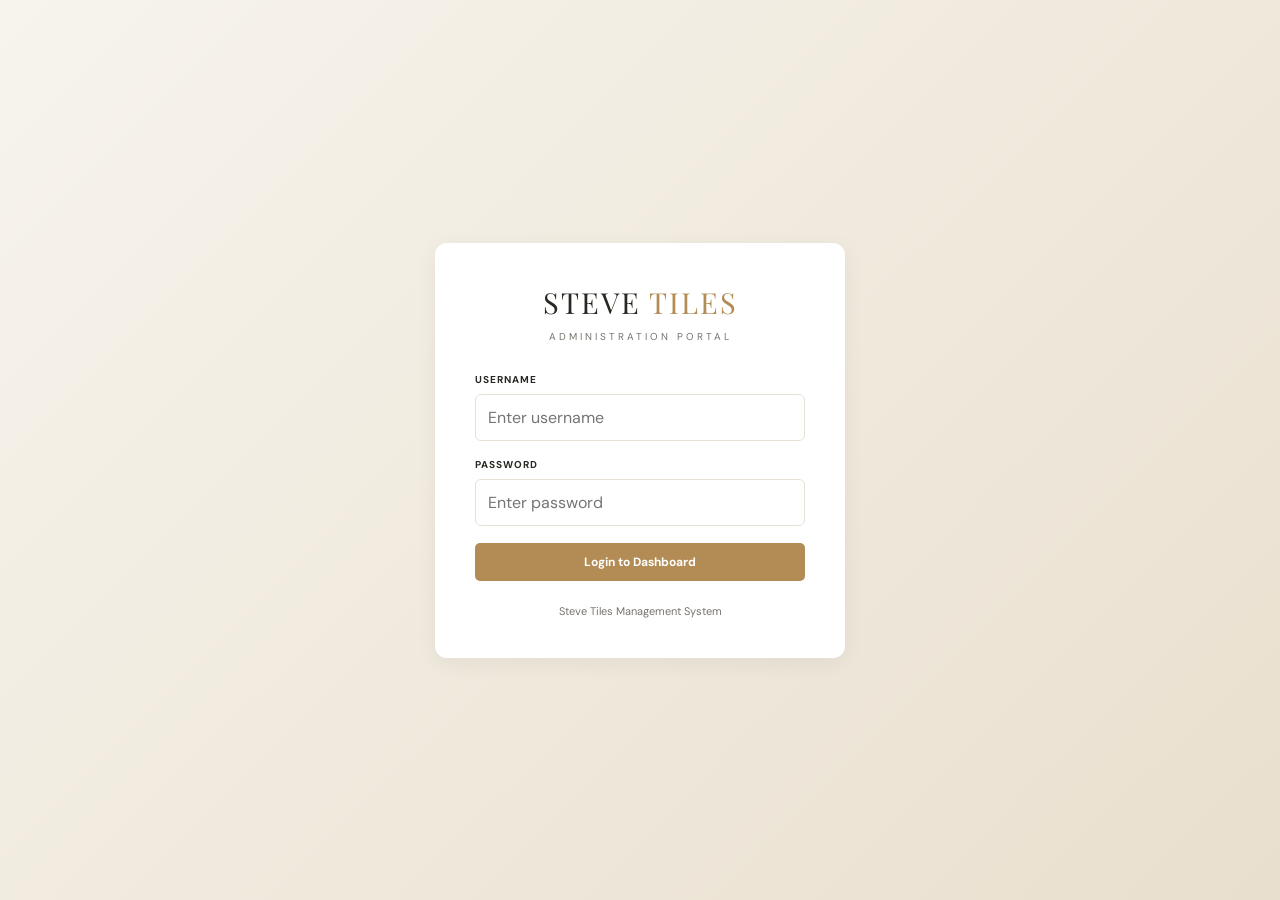
<file: admin-dashboard.html>
<!DOCTYPE html>
<html lang="en">
<head>
<meta charset="UTF-8">
<meta name="viewport" content="width=device-width, initial-scale=1.0">
<title>Steve Tiles | Admin Dashboard</title>
<link href="https://fonts.googleapis.com/css2?family=DM+Sans:wght@400;500;600;700&family=Playfair+Display:wght@500;600;700&display=swap" rel="stylesheet">

<style>
:root {
    --cream:#f7f4ed;
    --white:#fff;
    --gold:#b28b55;
    --gold-light:#d9bd91;
    --dark:#292722;
    --grey:#77736d;
    --border:#e8e1d5;
    --green:#39815a;
    --red:#b94b43;
    --shadow:0 5px 22px rgba(40,35,25,.06);
}
* {box-sizing:border-box;margin:0;padding:0}
body {font-family:'DM Sans',sans-serif;background:var(--cream);color:var(--dark)}
button,input,select,textarea {font:inherit}
button {cursor:pointer}
.login-screen {
    min-height:100vh;display:flex;align-items:center;justify-content:center;
    padding:20px;background:linear-gradient(135deg,#f7f4ed,#e9dfce)
}
.login-card {
    width:100%;max-width:410px;background:white;padding:40px;
    border-radius:12px;box-shadow:var(--shadow)
}
.brand,.side-brand {
    font-family:'Playfair Display',serif;font-size:29px;
    letter-spacing:2px;text-align:center
}
.brand span,.side-brand span {color:var(--gold)}
.login-sub {text-align:center;font-size:10px;letter-spacing:3px;color:var(--grey);margin:9px 0 30px}
.field {margin-bottom:17px}
.field label {display:block;font-size:10px;font-weight:700;letter-spacing:1px;margin-bottom:8px}
.field input,.field select,.field textarea {
    width:100%;padding:12px;border:1px solid var(--border);border-radius:6px;
    outline:none;background:white;color:var(--dark)
}
.field textarea {min-height:85px;resize:vertical}
.field input:focus,.field select:focus,.field textarea:focus {border-color:var(--gold)}
.login-card button {width:100%}
.login-error {color:var(--red);font-size:12px;margin-top:12px;text-align:center}
.login-note {text-align:center;font-size:11px;color:var(--grey);margin-top:23px}
.primary,.secondary,.danger,.success,.small-button {
    border:0;border-radius:5px;padding:11px 16px;font-size:12px;font-weight:700;
    transition:.2s
}
.primary {background:var(--gold);color:white}
.primary:hover {background:#987342}
.secondary {background:#f1ede5;color:var(--dark);border:1px solid var(--border)}
.danger {background:#faeeec;color:var(--red)}
.success {background:#eaf4ed;color:var(--green)}
.small-button {padding:7px 10px;font-size:11px}
.primary:disabled {opacity:.6;cursor:not-allowed}
.app {display:none;min-height:100vh}
.sidebar {
    position:fixed;left:0;top:0;bottom:0;width:250px;background:#292722;
    color:white;padding:28px 17px;z-index:100;display:flex;flex-direction:column;
    transition:transform .25s
}
.side-brand {color:white;font-size:25px;margin-bottom:36px}
.side-label {font-size:9px;letter-spacing:2px;color:#a9a49a;padding:14px 12px 9px}
.nav-btn {
    width:100%;display:flex;align-items:center;gap:12px;padding:12px;
    color:#d5d1c8;background:transparent;border:0;border-radius:5px;
    text-align:left;font-size:12px;margin-bottom:4px
}
.nav-btn:hover,.nav-btn.active {background:#464238;color:white}
.nav-btn.active {border-left:3px solid var(--gold)}
.nav-icon {width:19px;text-align:center;font-size:16px}
.sidebar-bottom {margin-top:auto}
.main {margin-left:250px;min-height:100vh}
.topbar {
    height:75px;background:white;border-bottom:1px solid var(--border);
    display:flex;align-items:center;justify-content:space-between;padding:0 35px;
    position:sticky;top:0;z-index:50
}
.topbar strong {font-size:14px}
.admin-profile {display:flex;align-items:center;gap:10px;font-size:12px}
.avatar {
    width:34px;height:34px;border-radius:50%;background:#f1e8d8;
    color:var(--gold);display:grid;place-items:center;font-weight:700
}
.content {padding:32px 35px;max-width:1500px;margin:auto}
.page {display:none}
.page.active {display:block}
.page-heading {
    display:flex;justify-content:space-between;align-items:center;
    gap:15px;flex-wrap:wrap;margin-bottom:25px
}
.page-heading h1 {font-family:'Playfair Display',serif;font-size:30px;font-weight:600}
.page-heading p {font-size:12px;color:var(--grey);margin-top:6px}
.stats {display:grid;grid-template-columns:repeat(4,1fr);gap:17px;margin-bottom:28px}
.stat {
    background:white;padding:21px;border:1px solid var(--border);
    border-radius:8px;box-shadow:var(--shadow)
}
.stat p {font-size:11px;color:var(--grey);margin-bottom:12px}
.stat h2 {font-size:29px;font-weight:600}
.stat small {font-size:10px;color:var(--gold)}
.panel {
    background:white;border:1px solid var(--border);border-radius:8px;
    padding:23px;margin-bottom:22px;box-shadow:var(--shadow);min-width:0
}
.panel-header {
    display:flex;align-items:center;justify-content:space-between;
    gap:12px;flex-wrap:wrap;margin-bottom:20px
}
.panel-header h2 {font-size:17px}
.panel-header p {font-size:11px;color:var(--grey);margin-top:5px}
.table-wrap {width:100%;overflow-x:auto}
table {width:100%;border-collapse:collapse;min-width:650px}
th {
    background:#f8f6f1;text-align:left;padding:13px 12px;
    font-size:10px;letter-spacing:.6px;color:var(--grey)
}
td {padding:13px 12px;border-bottom:1px solid #eeeae3;font-size:12px;vertical-align:middle}
tbody tr:hover {background:#fcfbf8}
.product-name {font-weight:700}
.product-code {font-size:10px;color:var(--grey);margin-top:4px}
.status {padding:5px 9px;border-radius:20px;font-size:10px;font-weight:700}
.status.active {background:#eaf4ed;color:var(--green)}
.status.inactive {background:#faeeec;color:var(--red)}
.actions {display:flex;gap:6px;flex-wrap:wrap}
.toolbar {display:flex;gap:10px;flex-wrap:wrap;margin-bottom:18px}
.toolbar input {
    padding:10px 12px;border:1px solid var(--border);
    border-radius:5px;outline:none;min-width:190px
}
.toolbar input:focus {border-color:var(--gold)}
.form-grid {display:grid;grid-template-columns:1fr 1fr;gap:0 17px}
.form-actions {display:flex;gap:9px;flex-wrap:wrap;margin-top:7px}
.message {font-size:12px;margin-top:12px;min-height:17px}
.message.ok {color:var(--green)}
.message.error {color:var(--red)}
.hidden {display:none!important}
.help {font-size:11px;color:var(--grey);line-height:1.6;margin:10px 0 17px}
.empty {padding:30px;text-align:center;color:var(--grey);font-size:12px}
.image-grid {display:grid;grid-template-columns:repeat(3,1fr);gap:16px}
.image-card {border:1px solid var(--border);border-radius:8px;overflow:hidden;background:white}
.image-card img {width:100%;height:175px;object-fit:cover;display:block;background:#f2efe8}
.image-card-body {padding:13px}
.image-card-body h3 {font-size:13px;margin-bottom:5px}
.image-card-body p {font-size:10px;color:var(--grey);margin-bottom:10px;word-break:break-all}
.image-actions {display:flex;gap:7px;flex-wrap:wrap}
.image-actions button {flex:1}
.upload-box {
    border:1px dashed var(--gold-light);background:#fcfaf6;
    padding:20px;border-radius:8px;margin-bottom:20px
}
.upload-box h3 {font-size:15px;margin-bottom:7px}
.upload-box p {font-size:11px;color:var(--grey);margin-bottom:15px}
.modal {
    display:none;position:fixed;inset:0;background:rgba(0,0,0,.65);
    z-index:999;align-items:center;justify-content:center;padding:18px
}
.modal.show {display:flex}
.modal-content {
    background:white;width:100%;max-width:620px;max-height:90vh;
    overflow-y:auto;padding:25px;border-radius:10px;position:relative
}
.modal-close {position:absolute;right:18px;top:15px}
.preview-image {max-width:100%;max-height:70vh;object-fit:contain}
.mobile-menu {display:none;border:0;background:transparent;font-size:23px}
.sidebar-backdrop {display:none}
.note-box {
    background:#f8f4eb;border-left:4px solid var(--gold);
    padding:15px;border-radius:5px;color:#6e624e;
    font-size:11px;line-height:1.7;margin-bottom:18px
}
@media(max-width:1050px) {
    .stats {grid-template-columns:repeat(2,1fr)}
    .image-grid {grid-template-columns:repeat(2,1fr)}
}
@media(max-width:720px) {
    .sidebar {transform:translateX(-100%)}
    .sidebar.open {transform:translateX(0)}
    .sidebar-backdrop.show {
        display:block;position:fixed;inset:0;background:rgba(0,0,0,.4);z-index:90
    }
    .main {margin-left:0}
    .mobile-menu {display:block}
    .topbar {padding:0 16px}
    .content {padding:22px 15px}
    .form-grid {grid-template-columns:1fr}
    .image-grid {grid-template-columns:1fr 1fr}
}
@media(max-width:430px) {
    .stats {gap:9px}
    .stat {padding:13px}
    .stat h2 {font-size:23px}
    .image-grid {grid-template-columns:1fr}
}

/* =================================
   PROFESSIONAL GALLERY DESIGN
================================= */

.gallery-upload-zone {
    border: 2px dashed #c9b58c;
    border-radius: 14px;
    padding: 45px 20px;
    text-align: center;
    background: #fcfaf6;
    transition: 0.3s ease;
    cursor: pointer;
}

.gallery-upload-zone:hover,
.gallery-upload-zone.drag-over {
    border-color: #a98243;
    background: #f7f0e3;
}

.gallery-upload-icon {
    width: 58px;
    height: 58px;
    margin: 0 auto 15px;
    border-radius: 50%;
    background: #eee4d1;
    color: #8a672f;
    display: flex;
    align-items: center;
    justify-content: center;
    font-size: 34px;
    font-weight: 400;
}

.gallery-upload-zone h3 {
    color: #30271e;
    margin-bottom: 8px;
}

.gallery-upload-zone p {
    color: #81766a;
    margin-bottom: 18px;
}

.gallery-upload-zone small {
    display: block;
    color: #938778;
    margin-top: 18px;
}

#gallerySelectedArea h3 {
    margin-bottom: 15px;
}

#galleryUploadMessage {
    font-size: 14px;
    font-weight: 600;
}

.gallery-image-card {
    position: relative;
    overflow: hidden;
    border-radius: 12px;
    background: #fff;
    border: 1px solid #e9e1d5;
}

.gallery-image-card img {
    width: 100%;
    height: 190px;
    object-fit: cover;
    display: block;
}

.gallery-image-details {
    padding: 12px;
}

.gallery-image-details p {
    font-size: 13px;
    color: #55483a;
    overflow-wrap: anywhere;
    margin: 0;
}

.gallery-delete-btn {
    margin-top: 10px;
    border: 1px solid #d9b7b7;
    color: #a33b3b;
    background: #fff5f5;
    padding: 7px 12px;
    border-radius: 6px;
    cursor: pointer;
}

.gallery-delete-btn:hover {
    background: #a33b3b;
    color: white;
}

@media (max-width: 600px) {
    .gallery-upload-zone {
        padding: 30px 12px;
    }

    .gallery-image-card img {
        height: 150px;
    }
}

/* GALLERY LAYOUT POLISH */

#page-gallery .stats-grid {
    display: grid;
    grid-template-columns: minmax(220px, 280px);
    gap: 18px;
    margin: 22px 0;
}

#page-gallery .stat-card {
    background: #fff;
    border: 1px solid #e8dfd0;
    border-left: 4px solid #b58a4a;
    border-radius: 12px;
    padding: 20px 22px;
    box-shadow: 0 5px 18px rgba(65, 48, 25, 0.05);
}

#page-gallery .stat-info span {
    color: #827568;
    font-size: 13px;
}

#page-gallery .stat-info h2 {
    color: #30271e;
    font-size: 30px;
    margin: 8px 0 0;
}

#page-gallery .panel {
    border-radius: 14px;
    padding: 25px;
}

#page-gallery .panel-heading {
    margin-bottom: 18px;
}

#page-gallery .panel-heading h2 {
    color: #30271e;
    margin-bottom: 7px;
}

#page-gallery .panel-heading p {
    color: #827568;
    font-size: 14px;
}

#page-gallery button.secondary {
    background: #f4ecdf;
    border: 1px solid #c7ad82;
    color: #71552f;
    border-radius: 7px;
    padding: 11px 17px;
    cursor: pointer;
    font-weight: 600;
}

#page-gallery button.secondary:hover {
    background: #e9dcc5;
}

@media (max-width: 600px) {
    #page-gallery .stats-grid {
        grid-template-columns: 1fr;
    }

    #page-gallery .panel {
        padding: 16px;
    }

    #page-gallery .panel-heading {
        gap: 12px;
        flex-wrap: wrap;
    }
}

/* WEBSITE SETTINGS DESIGN */

#generalSettingsForm {
    max-width: 750px;
    margin-top: 25px;
}

#generalSettingsForm .form-group {
    display: flex;
    flex-direction: column;
    gap: 9px;
    margin-bottom: 22px;
}

#generalSettingsForm label {
    font-size: 14px;
    font-weight: 600;
    color: #29251f;
}

#generalSettingsForm input,
#generalSettingsForm textarea,
#generalSettingsForm select {
    width: 100%;
    box-sizing: border-box;
    padding: 13px 15px;
    border: 1px solid #ded7cc;
    border-radius: 8px;
    background: #fff;
    color: #29251f;
    font-size: 14px;
    outline: none;
}

#generalSettingsForm textarea {
    min-height: 110px;
    resize: vertical;
}

#generalSettingsForm input:focus,
#generalSettingsForm textarea:focus,
#generalSettingsForm select:focus {
    border-color: #b18b52;
    box-shadow: 0 0 0 3px rgba(177, 139, 82, 0.12);
}

#generalSettingsForm button {
    margin-top: 5px;
}

/* PROFESSIONAL IMAGE MANAGEMENT */

#imageManagementGrid {
    display: grid;
    grid-template-columns: repeat(4, minmax(0, 1fr));
    gap: 22px;
    margin-top: 24px;
}

.image-management-card {
    background: #fff;
    border: 1px solid #e8e4dc;
    border-radius: 14px;
    overflow: hidden;
    box-shadow: 0 3px 12px rgba(0,0,0,0.05);
    transition: 0.25s ease;
}

.image-management-card:hover {
    transform: translateY(-4px);
    box-shadow: 0 8px 22px rgba(0,0,0,0.10);
}

.image-management-preview {
    width: 100%;
    height: 220px;
    padding: 12px;
    background: #f5f4f1;
    display: flex;
    align-items: center;
    justify-content: center;
}

.image-management-preview img {
    width: 100%;
    height: 100%;
    object-fit: contain;
    display: block;
    border-radius: 8px;
}

.image-management-info {
    padding: 15px 15px 8px;
}

.image-management-info h4 {
    margin: 0 0 8px;
    color: #29251f;
    font-size: 14px;
    line-height: 1.5;
}

.image-management-info p {
    display: inline-block;
    margin: 0;
    padding: 5px 9px;
    background: #f3eee5;
    color: #80663e;
    border-radius: 5px;
    font-size: 11px;
    font-weight: 700;
}

.image-management-actions {
    display: flex;
    gap: 8px;
    padding: 12px 15px 15px;
}

.image-management-actions button {
    flex: 1;
    padding: 10px 6px;
    border: none;
    border-radius: 7px;
    font-size: 12px;
    font-weight: 600;
    cursor: pointer;
}

.image-management-actions button:first-child {
    background: #29251f;
    color: white;
}

.image-management-actions button:last-child {
    background: #f8eeee;
    color: #b34444;
}

@media (max-width: 1000px) {
    #imageManagementGrid {
        grid-template-columns: repeat(3, minmax(0, 1fr));
    }
}

@media (max-width: 650px) {
    #imageManagementGrid {
        grid-template-columns: repeat(2, minmax(0, 1fr));
        gap: 12px;
    }

    .image-management-preview {
        height: 150px;
    }
}

</style>
</head>

<body>

<section class="login-screen" id="loginScreen">
    <div class="login-card">
        <div class="brand">STEVE <span>TILES</span></div>
        <p class="login-sub">ADMINISTRATION PORTAL</p>
        <form id="loginForm">
            <div class="field">
                <label>USERNAME</label>
                <input id="loginUsername" required placeholder="Enter username">
            </div>
            <div class="field">
                <label>PASSWORD</label>
                <input id="loginPassword" type="password" required placeholder="Enter password">
            </div>
            <button class="primary" type="submit">Login to Dashboard</button>
            <p class="login-error" id="loginError"></p>
        </form>
        <p class="login-note">Steve Tiles Management System</p>
    </div>
</section>

<div class="sidebar-backdrop" id="sidebarBackdrop"></div>

<div class="app" id="adminApp">
    <aside class="sidebar" id="sidebar">
        <div class="side-brand">STEVE <span>TILES</span></div>

        <p class="side-label">MAIN MENU</p>
        <button class="nav-btn active" data-page="overview">▦ &nbsp; Overview</button>
        <button class="nav-btn" data-page="products">▤ &nbsp; Product Management</button>
        <button class="nav-btn" data-page="categories">▧ &nbsp; Category Management</button>

        <p class="side-label">STORE MANAGEMENT</p>
        <button class="nav-btn" data-page="images">▣ &nbsp; Image Management</button>
        <button class="nav-btn" data-page="gallery">▧ &nbsp; Gallery Management</button>
        <button class="nav-btn" data-page="enquiries">✉ &nbsp; Customer Enquiries</button>
<button class="nav-btn" data-page="settings">⚙ &nbsp; Website Settings</button>
<a class="nav-btn" href="index.html" style="text-decoration:none;">⌂ &nbsp; Home Page</a>
        <div class="sidebar-bottom">
            <button class="nav-btn" id="logoutButton">↪ &nbsp; Logout</button>
        </div>
    </aside>

    <main class="main">
    <header class="topbar">
        <div style="display:flex;align-items:center;gap:14px">
            <button class="mobile-menu" id="mobileMenuButton">☰</button>
            <strong id="topbarTitle">Overview</strong>
        </div>

        <div class="admin-profile">
            <div class="avatar">ST</div>
            <span>Administrator</span>
        </div>
    </header>

        <div class="content">

            <!-- OVERVIEW -->
            <section class="page active" id="page-overview">
                <div class="page-heading">
                    <div>
                        <h1>Dashboard Overview</h1>
                        <p>Welcome to your Steve Tiles store management dashboard.</p>
                    </div>
                    <button class="secondary" onclick="refreshAll()">↻ Refresh Data</button>
                </div>

                <div class="stats">
                    <div class="stat"><p>Active Products</p><h2 id="totalProducts">0</h2><small>From MySQL</small></div>
                    <div class="stat"><p>Active Categories</p><h2 id="totalCategories">0</h2><small>From MySQL</small></div>
                    <div class="stat"><p>Products With Images</p><h2 id="totalImages">0</h2><small>Active products</small></div>
                    <div class="stat"><p>Customer Enquiries</p><h2 id="totalEnquiries">0</h2><small>Browser storage</small></div>
                </div>

                <div class="panel">
                    <div class="panel-header">
                        <div><h2>Recent Products</h2><p>Latest active products saved in your database.</p></div>
                        <button class="secondary" onclick="showPage('products')">Manage Products</button>
                    </div>
                    <div class="table-wrap">
                        <table>
                            <thead><tr><th>PRODUCT</th><th>CODE</th><th>PRICE</th><th>STATUS</th></tr></thead>
                            <tbody id="recentProducts"><tr><td colspan="4">Loading...</td></tr></tbody>
                        </table>
                    </div>
                </div>

                <div class="panel">
                    <div class="panel-header"><div><h2>Quick Actions</h2><p>Manage your store.</p></div></div>
                    <div class="actions">
                        <button class="primary" onclick="showPage('products');newProduct()">+ Add Product</button>
                        <button class="secondary" onclick="showPage('categories');newCategory()">+ Add Category</button>
                        <button class="secondary" onclick="showPage('images')">Manage Images</button>
                        <button class="secondary" onclick="showPage('enquiries')">View Enquiries</button>
                    </div>
                </div>
            </section>

            <!-- PRODUCTS -->
            <section class="page" id="page-products">
                <div class="page-heading">
                    <div><h1>Product Management</h1><p>Add, edit, deactivate and activate tile products.</p></div>
                    <button class="primary" onclick="newProduct()">+ Add Product</button>
                </div>

                <div class="panel" id="productFormPanel">
                    <div class="panel-header">
                        <div><h2 id="productFormTitle">Add New Product</h2><p>Product details will be saved in MySQL.</p></div>
                    </div>
                    <form id="productForm">
                        <div class="form-grid">
                            <div class="field">
                                <label>PRODUCT CODE *</label>
                                <input id="pCode" required placeholder="Example: TILE001">
                            </div>
                            <div class="field">
                                <label>PRODUCT NAME *</label>
                                <input id="pName" required placeholder="Enter product name">
                            </div>
                            <div class="field">
                                <label>CATEGORY *</label>
                                <select id="pCategory" required><option value="">Select category</option></select>
                            </div>
                            <div class="field">
                                <label>SIZE</label>
                                <input id="pSize" placeholder="Example: 600x600 mm">
                            </div>
                            <div class="field">
                                <label>FINISH</label>
                                <input id="pFinish" placeholder="Example: Glossy">
                            </div>
                            <div class="field">
                                <label>PRICE (₹)</label>
                                <input id="pPrice" type="number" min="0" step="0.01" placeholder="Enter price">
                            </div>
                        </div>
                        <div class="form-actions">
                            <button class="primary" id="saveProductButton" type="submit">Save Product</button>
                            <button class="secondary" type="button" onclick="resetProductForm()">Cancel</button>
                        </div>
                        <p class="message" id="productFormMessage"></p>
                    </form>
                </div>

                <div class="panel">
                    <div class="panel-header">
                        <div><h2>All Products</h2><p>Active and inactive products from your database.</p></div>
                        <button class="secondary" onclick="loadProducts()">↻ Refresh</button>
                    </div>
                    <div class="toolbar">
                        <input id="productSearch" placeholder="Search by name or code..." oninput="renderProducts()">
                    </div>
                    <div class="table-wrap">
                        <table>
                            <thead><tr><th>PRODUCT</th><th>CATEGORY</th><th>SIZE</th><th>FINISH</th><th>PRICE</th><th>STATUS</th><th>ACTIONS</th></tr></thead>
                            <tbody id="productTable"><tr><td colspan="7">Loading products...</td></tr></tbody>
                        </table>
                    </div>
                </div>
            </section>

            <!-- CATEGORIES -->
            <section class="page" id="page-categories">
                <div class="page-heading">
                    <div><h1>Category Management</h1><p>Create, edit, deactivate and activate categories.</p></div>
                    <button class="primary" onclick="newCategory()">+ Add Category</button>
                </div>

                <div class="panel">
                    <div class="panel-header"><div><h2 id="categoryFormTitle">Add New Category</h2><p>Category information is stored in MySQL.</p></div></div>
                    <form id="categoryForm">
                        <div class="form-grid">
                            <div class="field">
                                <label>CATEGORY NAME *</label>
                                <input id="categoryName" required placeholder="Example: Floor Tiles">
                            </div>
                            <div class="field">
                                <label>CATEGORY SLUG *</label>
                                <input id="categorySlug" required placeholder="Example: floor-tiles">
                            </div>
                            <div class="field" style="grid-column:1/-1">
                                <label>DESCRIPTION</label>
                                <textarea id="categoryDescription" placeholder="Enter category description"></textarea>
                            </div>
                        </div>
                        <div class="form-actions">
                            <button class="primary" type="submit" id="saveCategoryButton">Save Category</button>
                            <button class="secondary" type="button" onclick="resetCategoryForm()">Cancel</button>
                        </div>
                        <p class="message" id="categoryFormMessage"></p>
                    </form>
                </div>

                <div class="panel">
                    <div class="panel-header">
                        <div><h2>All Categories</h2><p>Active and inactive category records.</p></div>
                        <button class="secondary" onclick="loadCategories()">↻ Refresh</button>
                    </div>
                    <div class="table-wrap">
                        <table>
                            <thead><tr><th>NAME</th><th>SLUG</th><th>DESCRIPTION</th><th>STATUS</th><th>ACTIONS</th></tr></thead>
                            <tbody id="categoryTable"><tr><td colspan="5">Loading...</td></tr></tbody>
                        </table>
                    </div>
                </div>
            </section>

            <!-- IMAGES -->
            <section class="page" id="page-images">
                <div class="page-heading">
                    <div><h1>Image Management</h1><p>Upload, replace and delete product images.</p></div>
                    <button class="secondary" onclick="loadProducts()">↻ Refresh</button>
                </div>

                <div class="note-box">Images uploaded here are stored in your Flask backend folder: <b>backend/uploads/products</b>. They are linked to products in MySQL.</div>

                <div class="panel upload-box">
                    <h3>Upload Product Image</h3>
                    <p>Select an active product and choose an image file.</p>
                    <form id="imageUploadForm">
                        <div class="form-grid">
                            <div class="field">
                                <label>SELECT PRODUCT *</label>
                                <select id="imageProduct" required><option value="">Select product</option></select>
                            </div>
                            <div class="field">
                                <label>CHOOSE IMAGE *</label>
                                <input id="productImageFile" type="file" accept=".png,.jpg,.jpeg,.webp" required>
                            </div>
                        </div>
                        <button class="primary" type="submit" id="imageUploadButton">Upload Image</button>
                        <p class="message" id="imageUploadMessage"></p>
                    </form>
                </div>

                <div class="panel">
                    <div class="panel-header"><div><h2>Product Image Library</h2><p>Click an image to preview it.</p></div></div>
                    <div class="toolbar">
                        <input id="imageSearch" placeholder="Search products..." oninput="renderImages()">
                    </div>
                    <div class="image-grid" id="imageManagementGrid"><div class="empty">Loading images...</div></div>
                </div>
            </section>

            
<!-- GALLERY MANAGEMENT -->
<section class="page" id="page-gallery">

    <div class="page-heading">
        <div>
            <h1>Gallery Management</h1>
            <p>Manage and showcase your showroom photographs.</p>
        </div>
    </div>

    <!-- GALLERY SUMMARY -->
    <div class="stats-grid">
        <div class="stat-card">
            <div class="stat-info">
                <span>Total Gallery Images</span>
                <h2 id="galleryCount">0</h2>
            </div>
        </div>
    </div>

    <!-- UPLOAD SECTION -->
    <div class="panel">
        <div class="panel-heading">
            <div>
                <h2>Upload Showroom Images</h2>
                <p>Select multiple photographs to add to your gallery.</p>
            </div>
        </div>

        <div class="gallery-upload-zone" id="galleryDropZone">
            <div class="gallery-upload-icon">↑</div>
            <h3>Drag and drop your images here</h3>
            <p>or click below to browse your computer</p>

            <input
                type="file"
                id="galleryImages"
                accept=".png,.jpg,.jpeg,.webp"
                multiple
                hidden
            >

            <button
                class="primary"
                type="button"
                onclick="document.getElementById('galleryImages').click()"
            >
                Choose Images
            </button>

            <small>PNG, JPG, JPEG and WEBP formats supported · Maximum 20 images per upload</small>
        </div>

        <div id="gallerySelectedArea" style="display:none;margin-top:22px">
            <h3>Selected Images</h3>
            <div id="gallerySelectedPreview" class="image-grid"></div>

            <div class="form-actions">
                <button class="primary" id="galleryUploadBtn" type="button" onclick="uploadGalleryImages()">
                    Upload Images
                </button>

                <button class="secondary" type="button" onclick="clearGallerySelection()">
                    Clear Selection
                </button>
            </div>
        </div>

        <p id="galleryUploadMessage" style="margin-top:15px"></p>
    </div>

    <!-- SAVED GALLERY -->
    <div class="panel" style="margin-top:25px">
        <div class="panel-heading">
            <div>
                <h2>Showroom Gallery</h2>
                <p>All permanently saved showroom photographs.</p>
            </div>

            <button class="secondary" type="button" onclick="loadGallery()">
                Refresh Gallery
            </button>
        </div>

        <div id="gallerySavedGrid" class="image-grid">
            <p>Loading gallery images...</p>
        </div>
    </div>

</section>

<!-- ENQUIRIES -->
<section class="page" id="page-enquiries">
    <div class="page-heading">
        <div>
            <h1>Customer Enquiries</h1>
            <p>View enquiries submitted by customers.</p>
        </div>
        <button class="secondary" onclick="loadEnquiries()">↻ Refresh</button>
    </div>

    <div class="note-box">
        Customer enquiries are stored securely in the database.
    </div>

    <div class="panel">
        <div class="panel-header">
            <div><h2>Enquiry List</h2></div>
        </div>
        <div id="enquiryList">
            <div class="empty">Loading enquiries...</div>
        </div>
    </div>
</section>
  
<!-- WEBSITE SETTINGS -->
<section class="page" id="page-settings">

    <div class="page-heading">
        <div>
            <h1>Website Settings</h1>
            <p>Manage your Steve Tiles website.</p>
        </div>
    </div>

    <!-- GENERAL SETTINGS -->
    <div class="panel">
        <div class="panel-header">
            <div>
                <h2>General Settings</h2>
                <p>Basic website information.</p>
            </div>
        </div>

        <form id="generalSettingsForm">
            <div class="form-grid">
                <div class="field">
                    <label>Website Name</label>
                    <input id="settingWebsiteName" required>
                </div>
                <div class="field">
                    <label>Website Tagline</label>
                    <input id="settingTagline">
                </div>
                <div class="field">
                    <label>Website Description</label>
                    <textarea id="settingDescription"></textarea>
                </div>
                <div class="field">
                    <label>Website Status</label>
                    <select id="settingWebsiteStatus">
                        <option value="active">Active</option>
                        <option value="maintenance">Maintenance Mode</option>
                    </select>
                </div>
            </div>
            <button type="submit" class="primary">Save General Settings</button>
            <p id="generalSettingsMessage" class="message"></p>
        </form>
    </div>

    <!-- CONTACT INFORMATION -->
    <div class="panel">
        <div class="panel-header">
            <div>
                <h2>Contact Information</h2>
                <p>These details can appear on your public homepage.</p>
            </div>
        </div>

        <form id="extraSettingsForm">
            <div class="form-grid">
                <div class="field">
                    <label>Phone Number</label>
                    <input id="settingPhone" type="tel" placeholder="Enter phone number">
                </div>
                <div class="field">
                    <label>Email Address</label>
                    <input id="settingEmail" type="email" placeholder="Enter email">
                </div>
                <div class="field">
                    <label>WhatsApp Number</label>
                    <input id="settingWhatsapp" type="tel" placeholder="Enter WhatsApp number">
                </div>
                <div class="field">
                    <label>Showroom Address</label>
                    <textarea id="settingAddress" placeholder="Enter showroom address"></textarea>
                </div>
            </div>

            <!-- BRANDING -->
            <div class="panel-header">
                <div>
                    <h2>Branding</h2>
                    <p>Logo, favicon and website colours.</p>
                </div>
            </div>

            <div class="form-grid">
                <div class="field">
                    <label>Logo Image URL</label>
                    <input id="settingLogoUrl" type="url" placeholder="Paste logo image URL">
                </div>
                <div class="field">
                    <label>Favicon URL</label>
                    <input id="settingFaviconUrl" type="url" placeholder="Paste favicon image URL">
                </div>
                <div class="field">
                    <label>Primary Colour</label>
                    <input id="settingPrimaryColor" type="text" placeholder="#b28b55">
                </div>
                <div class="field">
                    <label>Secondary Colour</label>
                    <input id="settingSecondaryColor" type="text" placeholder="#292722">
                </div>
            </div>

            <!-- HOMEPAGE -->
            <div class="panel-header">
                <div>
                    <h2>Homepage Content</h2>
                    <p>Manage the main homepage banner and text.</p>
                </div>
            </div>

            <div class="form-grid">
                <div class="field">
                    <label>Homepage Heading</label>
                    <input id="settingHomeTitle">
                </div>
                <div class="field">
                    <label>Homepage Subtitle</label>
                    <input id="settingHomeSubtitle">
                </div>
                <div class="field">
                    <label>Banner Image URL</label>
                    <input id="settingHomeBanner" type="url" placeholder="Paste banner image URL">
                </div>
                <div class="field">
                    <label>Homepage Description</label>
                    <textarea id="settingHomeDescription"></textarea>
                </div>
            </div>

            <!-- BUSINESS HOURS -->
            <div class="panel-header">
                <div>
                    <h2>Business Hours</h2>
                    <p>Set your showroom opening and closing times.</p>
                </div>
            </div>

            <div class="form-grid">
                <div class="field">
                    <label>Opening Time</label>
                    <input id="settingOpeningTime" type="time">
                </div>
                <div class="field">
                    <label>Closing Time</label>
                    <input id="settingClosingTime" type="time">
                </div>
                <div class="field">
                    <label>Working Days</label>
                    <input id="settingWorkingDays" placeholder="Monday - Saturday">
                </div>
                <div class="field">
                    <label>Holiday Note</label>
                    <input id="settingHolidayNote" placeholder="Closed on Sundays">
                </div>
            </div>

            <!-- SOCIAL MEDIA -->
            <div class="panel-header">
                <div>
                    <h2>Social Media Links</h2>
                    <p>Add your business social media profile URLs.</p>
                </div>
            </div>

            <div class="form-grid">
                <div class="field">
                    <label>Instagram URL</label>
                    <input id="settingInstagram" type="url" placeholder="https://instagram.com/...">
                </div>
                <div class="field">
                    <label>Facebook URL</label>
                    <input id="settingFacebook" type="url" placeholder="https://facebook.com/...">
                </div>
                <div class="field">
                    <label>YouTube URL</label>
                    <input id="settingYoutube" type="url" placeholder="https://youtube.com/...">
                </div>
                <div class="field">
                    <label>Other Social Media URL</label>
                    <input id="settingOtherSocial" type="url" placeholder="Optional">
                </div>
            </div>

            <button type="submit" class="primary" id="saveExtraSettingsButton">
                Save Website Information
            </button>
            <p id="extraSettingsMessage" class="message"></p>
        </form>
    </div>
</section>



<!-- IMAGE PREVIEW MODAL -->
<div class="modal" id="imagePreviewModal" onclick="closeImagePreview(event)">
    <div class="modal-content" style="max-width:850px;text-align:center">
        <button class="secondary modal-close" onclick="closeImagePreview()">✕</button>
        <img id="previewModalImage" class="preview-image" alt="Product image preview">
    </div>
</div>

<script>
/* =========================================
   STEVE TILES ADMIN DASHBOARD
========================================= */

const API = "https://steve-tiles-website-1.onrender.com"
let products = [];
let categories = [];
let editingProductCode = null;
let editingCategoryId = null;

/* LOGIN */

const loginScreen = document.getElementById("loginScreen");
const adminApp = document.getElementById("adminApp");

function openDashboard() {
    loginScreen.style.display = "none";
    adminApp.style.display = "block";
    loadAll();
}

// Check the actual Flask login session
async function checkAdminSession() {
    try {
        const result = await api("/api/admin/session");

        if (result.authenticated) {
            sessionStorage.setItem("steveAdminLoggedIn", "true");
            openDashboard();
        } else {
            sessionStorage.removeItem("steveAdminLoggedIn");
            loginScreen.style.display = "";
            adminApp.style.display = "none";
        }
    } catch (error) {
        console.error("Session check failed:", error);
        loginScreen.style.display = "";
        adminApp.style.display = "none";
    }
}

// Connect existing login form to Flask
document.getElementById("loginForm").addEventListener("submit", async function(e) {
    e.preventDefault();

    const username = document.getElementById("loginUsername").value.trim();
    const password = document.getElementById("loginPassword").value;

    const errorElement = document.getElementById("loginError");
    errorElement.textContent = "Checking login...";

    try {
        await api("/api/admin/login", {
            method: "POST",
            headers: {
                "Content-Type": "application/json"
            },
            body: JSON.stringify({
                username: username,
                password: password
            })
        });

        sessionStorage.setItem("steveAdminLoggedIn", "true");
        errorElement.textContent = "";
        openDashboard();

    } catch (error) {
        errorElement.textContent = error.message;
    }
});

// Logout from Flask session
document.getElementById("logoutButton").addEventListener("click", async function() {
    try {
        await api("/api/admin/logout", {
            method: "POST"
        });
    } catch (error) {
        console.error("Logout error:", error);
    }

    sessionStorage.removeItem("steveAdminLoggedIn");
    location.reload();
});

// Verify session when dashboard opens
checkAdminSession();


/* NAVIGATION */

const pageTitles = {
    overview:"Overview",
    products:"Product Management",
    categories:"Category Management",
    images:"Image Management",
    gallery:"Gallery Management",
    enquiries:"Customer Enquiries",
    settings:"Website Settings"
};


function showPage(page) {
    document.querySelectorAll(".page").forEach(el => el.classList.remove("active"));
    document.querySelectorAll(".nav-btn[data-page]").forEach(el => el.classList.remove("active"));

    const target = document.getElementById("page-" + page);
    if (target) target.classList.add("active");

    const nav = document.querySelector('.nav-btn[data-page="' + page + '"]');
    if (nav) nav.classList.add("active");

    document.getElementById("topbarTitle").textContent = pageTitles[page] || "Dashboard";

    document.getElementById("sidebar").classList.remove("open");
    document.getElementById("sidebarBackdrop").classList.remove("show");

    if (page === "images") renderImages();
    if (page === "enquiries") loadEnquiries();
    if (page === "gallery") loadGallery();
}


document.querySelectorAll(".nav-btn[data-page]").forEach(btn => {
    btn.addEventListener("click", () => showPage(btn.dataset.page));
});

document.getElementById("mobileMenuButton").addEventListener("click", () => {
    document.getElementById("sidebar").classList.toggle("open");
    document.getElementById("sidebarBackdrop").classList.toggle("show");
});

document.getElementById("sidebarBackdrop").addEventListener("click", () => {
    document.getElementById("sidebar").classList.remove("open");
    document.getElementById("sidebarBackdrop").classList.remove("show");
});


/* API HELPER */


async function api(url, options = {}) {
    const response = await fetch(API + url, {
        ...options,
        credentials: "include"
    });

    let data = {};

    try {
        data = await response.json();
    } catch (error) {
        data = {};
    }

    if (!response.ok) {
        throw new Error(
            data.message || "Request failed. Please check the backend."
        );
    }

    return data;
}

function escapeHTML(value) {
    return String(value ?? "").replace(/[&<>"']/g, char => ({
        "&": "&amp;",
        "<": "&lt;",
        ">": "&gt;",
        '"': "&quot;",
        "'": "&#039;"
    })[char]);
}

function money(value) {
    if (value === null || value === undefined || value === "") {
        return "—";
    }

    return "₹" + Number(value).toLocaleString("en-IN");
}


function imageURL(path) {
    if (!path) return "";

    path = String(path).trim();

    // Keep full image URLs unchanged
    if (/^https?:\/\//i.test(path)) {
        return path;
    }

    // Build the correct backend image URL
    return API.replace(/\/+$/, "") + "/" + path.replace(/^\/+/, "");
}


function showMessage(id, message, type = "ok") {
    const el = document.getElementById(id);

    if (!el) return;

    el.textContent = message;
    el.className = "message " + type;
}


/* LOAD ALL */

async function loadAll() {
    await Promise.allSettled([loadCategories(), loadProducts()]);
    updateStats();
    loadEnquiries();
}

async function refreshAll() {
    await loadAll();
}

/* LOAD PRODUCTS INCLUDING INACTIVE */

async function loadProducts() {
    const tbody = document.getElementById("productTable");
    tbody.innerHTML = '<tr><td colspan="7">Loading products...</td></tr>';

    try {
        // include_inactive=1 makes inactive products visible in the admin dashboard
        const data = await api("/api/products?include_inactive=1");

        products = data.products || [];
        console.log("Product codes:", products.map(p => p.code));
        console.log("API response:", data);
console.log("Products loaded:", products.length);
console.log("First product:", products[0]);
        renderProducts();
        renderRecentProducts();
        fillImageProductSelect();
        updateStats();
        renderImages();

    } catch (error) {
        tbody.innerHTML = '<tr><td colspan="7" class="empty">' + escapeHTML(error.message) + '</td></tr>';
    }
}

/* LOAD CATEGORIES INCLUDING INACTIVE */

async function loadCategories() {
    const tbody = document.getElementById("categoryTable");
    tbody.innerHTML = '<tr><td colspan="5">Loading categories...</td></tr>';

    try {
        // include_inactive=1 makes inactive categories visible in the admin dashboard
        const data = await api("/api/categories?include_inactive=1");

        categories = data.categories || [];

        renderCategories();
        fillProductCategorySelect();
        updateStats();

    } catch (error) {
        tbody.innerHTML = '<tr><td colspan="5" class="empty">' + escapeHTML(error.message) + '</td></tr>';
    }
}


async function loadEnquiries() {
    const container = document.getElementById("enquiryList");

    container.innerHTML = '<div class="empty">Loading enquiries...</div>';

    try {
        const response = await fetch(`${GALLERY_API}/api/enquiries`, {
            method: "GET",
            credentials: "include"
        });

        const result = await response.json();

        if (!response.ok || result.status !== "success") {
            throw new Error(result.message || "Unable to load enquiries.");
        }

        const enquiries = result.enquiries || [];

        updateStats();

        if (!enquiries.length) {
            container.innerHTML =
                '<div class="empty">No customer enquiries found.</div>';
            return;
        }

        container.innerHTML = enquiries.map((item, index) => `
            <div class="panel">
                <div class="panel-header">
                    <div>
                        <h2>${escapeHTML(item.name || "Customer")}</h2>
                        <p>Enquiry ${index + 1} | ${escapeHTML(item.status || "New")}</p>
                    </div>
                </div>

                <p style="font-size:12px;line-height:1.9">
                    <b>Email:</b> ${escapeHTML(item.email || "—")}<br>
                    <b>Phone:</b> ${escapeHTML(item.phone || "—")}<br>
                    <b>Category:</b> ${escapeHTML(item.category || "—")}<br>
                    <b>Message:</b> ${escapeHTML(item.message || "—")}<br>
                    <b>Date:</b> ${escapeHTML(item.created_at || "—")}
                </p>
            </div>
        `).join("");

    } catch (error) {
        console.error("Enquiry loading error:", error);
        container.innerHTML =
            '<div class="empty">Unable to load enquiries. Please refresh.</div>';
    }
}


/* DASHBOARD STATS */
function updateStats() {
    const activeProducts = products.filter(p => Number(p.is_active) === 1);
    const activeCategories = categories.filter(c => Number(c.is_active) === 1);

    document.getElementById("totalProducts").textContent = activeProducts.length;
    document.getElementById("totalCategories").textContent = activeCategories.length;
    document.getElementById("totalImages").textContent = activeProducts.filter(p => p.image).length;
    document.getElementById("totalEnquiries").textContent = 0;
}

/* RECENT ACTIVE PRODUCTS */

function renderRecentProducts() {
    const tbody = document.getElementById("recentProducts");

    const latest = products
        .filter(p => Number(p.is_active) === 1)
        .slice(-5)
        .reverse();

    if (!latest.length) {
        tbody.innerHTML = '<tr><td colspan="4" class="empty">No active products found.</td></tr>';
        return;
    }

    tbody.innerHTML = latest.map(p => `
        <tr>
            <td class="product-name">${escapeHTML(p.name)}</td>
            <td>${escapeHTML(p.code)}</td>
            <td>${money(p.price)}</td>
            <td><span class="status active">Active</span></td>
        </tr>
    `).join("");
}

/* PRODUCT MANAGEMENT */

function renderProducts() {
    const tbody = document.getElementById("productTable");
    const search = document.getElementById("productSearch").value.toLowerCase();

    const filtered = products.filter(p =>
        String(p.name || "").toLowerCase().includes(search) ||
        String(p.code || "").toLowerCase().includes(search) ||
        (p.categories || []).join(" ").toLowerCase().includes(search)
    );

    if (!filtered.length) {
        tbody.innerHTML = '<tr><td colspan="7" class="empty">No matching products found.</td></tr>';
        return;
    }

    tbody.innerHTML = filtered.map(p => {
        const active = Number(p.is_active) === 1;

        return `
            <tr>
                <td>
                    <div class="product-name">${escapeHTML(p.name)}</div>
                    <div class="product-code">${escapeHTML(p.code)}</div>
                </td>
                <td>${escapeHTML((p.categories || []).join(", ") || "—")}</td>
                <td>${escapeHTML(p.size || "—")}</td>
                <td>${escapeHTML(p.finish || "—")}</td>
                <td>${money(p.price)}</td>
                <td>
                    <span class="status ${active ? "active" : "inactive"}">
                        ${active ? "Active" : "Inactive"}
                    </span>
                </td>
                <td>
                    <div class="actions">
                        <button class="success small-button"
                            onclick="editProduct('${escapeHTML(p.code)}')">Edit</button>

                        ${
                            active
                            ? `<button class="danger small-button"
                                onclick="deactivateProduct('${escapeHTML(p.code)}')">Deactivate</button>`
                            : `<button class="success small-button"
                                onclick="activateProduct('${escapeHTML(p.code)}')">Activate</button>`
                        }
                    </div>
                </td>
            </tr>
        `;
    }).join("");
}

/* ACTIVATE PRODUCT */

async function activateProduct(code) {
    if (!confirm("Activate product " + code + "?")) return;

    try {
        const result = await api(
            "/api/products/" + encodeURIComponent(code) + "/activate",
            {method:"PUT"}
        );

        alert(result.message || "Product activated successfully.");

        await loadProducts();

    } catch(error) {
        alert(error.message);
    }
}

/* CATEGORY SELECT */

function fillProductCategorySelect(selected = "") {
    const select = document.getElementById("pCategory");

    const active = categories.filter(c => Number(c.is_active) === 1);

    select.innerHTML = '<option value="">Select category</option>' +
        active.map(c =>
            `<option value="${escapeHTML(c.slug)}">${escapeHTML(c.name)}</option>`
        ).join("");

    if (selected) select.value = selected;
}

/* ADD PRODUCT */

function newProduct() {
    resetProductForm();
    document.getElementById("productFormPanel").scrollIntoView({behavior:"smooth"});
}

function resetProductForm() {
    editingProductCode = null;

    document.getElementById("productForm").reset();
    document.getElementById("pCode").disabled = false;
    document.getElementById("productFormTitle").textContent = "Add New Product";
    document.getElementById("saveProductButton").textContent = "Save Product";
    document.getElementById("productFormMessage").textContent = "";

    fillProductCategorySelect();
}

/* EDIT PRODUCT */

function editProduct(code) {
    const p = products.find(item => item.code === code);
    if (!p) return;

    if (Number(p.is_active) !== 1) {
        alert("This product is inactive. Activate it before editing.");
        return;
    }

    editingProductCode = code;

    document.getElementById("pCode").value = p.code;
    document.getElementById("pCode").disabled = true;
    document.getElementById("pName").value = p.name || "";
    document.getElementById("pSize").value = p.size || "";
    document.getElementById("pFinish").value = p.finish || "";
    document.getElementById("pPrice").value = p.price ?? "";

    fillProductCategorySelect((p.categories || [])[0] || "");

    document.getElementById("productFormTitle").textContent = "Edit Product";
    document.getElementById("saveProductButton").textContent = "Update Product";
    document.getElementById("productFormMessage").textContent = "";

    document.getElementById("productFormPanel").scrollIntoView({behavior:"smooth"});
}

/* SAVE PRODUCT */

document.getElementById("productForm").addEventListener("submit", async function(e) {
    e.preventDefault();

    const payload = {
        code:document.getElementById("pCode").value.trim(),
        name:document.getElementById("pName").value.trim(),
        category:document.getElementById("pCategory").value,
        size:document.getElementById("pSize").value.trim(),
        finish:document.getElementById("pFinish").value.trim(),
        price:document.getElementById("pPrice").value
    };

    const button = document.getElementById("saveProductButton");
    button.disabled = true;

    try {
        let result;

        if (editingProductCode) {
            result = await api("/api/products/" + encodeURIComponent(editingProductCode), {
                method:"PUT",
                headers:{"Content-Type":"application/json"},
                body:JSON.stringify(payload)
            });
        } else {
            result = await api("/api/products", {
                method:"POST",
                headers:{"Content-Type":"application/json"},
                body:JSON.stringify(payload)
            });
        }

        showMessage("productFormMessage", result.message || "Saved successfully.", "ok");

        resetProductForm();
        await loadProducts();

    } catch(error) {
        showMessage("productFormMessage", error.message, "error");
    } finally {
        button.disabled = false;
    }
});

/* DEACTIVATE PRODUCT */

async function deactivateProduct(code) {
    if (!confirm("Deactivate product " + code + "? It will remain in your database.")) return;

    try {
        const result = await api(
            "/api/products/" + encodeURIComponent(code),
            {method:"DELETE"}
        );

        alert(result.message || "Product deactivated.");

        await loadProducts();

    } catch(error) {
        alert(error.message);
    }
}

/* CATEGORY MANAGEMENT */

function renderCategories() {
    const tbody = document.getElementById("categoryTable");

    if (!categories.length) {
        tbody.innerHTML = '<tr><td colspan="5" class="empty">No categories found.</td></tr>';
        return;
    }

    tbody.innerHTML = categories.map(c => {
        const active = Number(c.is_active) === 1;

        return `
            <tr>
                <td class="product-name">${escapeHTML(c.name)}</td>
                <td>${escapeHTML(c.slug)}</td>
                <td>${escapeHTML(c.description || "—")}</td>
                <td>
                    <span class="status ${active ? "active" : "inactive"}">
                        ${active ? "Active" : "Inactive"}
                    </span>
                </td>
                <td>
                    <div class="actions">
                        <button class="success small-button"
                            onclick="editCategory(${Number(c.id)})">Edit</button>

                        ${
                            active
                            ? `<button class="danger small-button"
                                onclick="deactivateCategory(${Number(c.id)})">Deactivate</button>`
                            : `<button class="success small-button"
                                onclick="activateCategory(${Number(c.id)})">Activate</button>`
                        }
                    </div>
                </td>
            </tr>
        `;
    }).join("");
}

/* ACTIVATE CATEGORY */

async function activateCategory(id) {
    if (!confirm("Activate this category?")) return;

    try {
        const result = await api(
            "/api/categories/" + id + "/activate",
            {method:"PUT"}
        );

        alert(result.message || "Category activated successfully.");

        await loadCategories();

    } catch(error) {
        alert(error.message);
    }
}

/* ADD CATEGORY */

function newCategory() {
    resetCategoryForm();
    document.getElementById("categoryForm").scrollIntoView({behavior:"smooth"});
}

function resetCategoryForm() {
    editingCategoryId = null;

    document.getElementById("categoryForm").reset();
    document.getElementById("categoryFormTitle").textContent = "Add New Category";
    document.getElementById("saveCategoryButton").textContent = "Save Category";
    document.getElementById("categoryFormMessage").textContent = "";
}

/* EDIT CATEGORY */

function editCategory(id) {
    const c = categories.find(item => Number(item.id) === Number(id));
    if (!c) return;

    if (Number(c.is_active) !== 1) {
        alert("This category is inactive. Activate it before editing.");
        return;
    }

    editingCategoryId = id;

    document.getElementById("categoryName").value = c.name || "";
    document.getElementById("categorySlug").value = c.slug || "";
    document.getElementById("categoryDescription").value = c.description || "";

    document.getElementById("categoryFormTitle").textContent = "Edit Category";
    document.getElementById("saveCategoryButton").textContent = "Update Category";

    document.getElementById("categoryForm").scrollIntoView({behavior:"smooth"});
}

/* AUTOMATIC CATEGORY SLUG */

document.getElementById("categoryName").addEventListener("input", function() {
    if (editingCategoryId) return;

    document.getElementById("categorySlug").value = this.value
        .trim()
        .toLowerCase()
        .replace(/[^a-z0-9]+/g, "-")
        .replace(/^-|-$/g, "");
});

/* SAVE CATEGORY */

document.getElementById("categoryForm").addEventListener("submit", async function(e) {
    e.preventDefault();

    const payload = {
        name:document.getElementById("categoryName").value.trim(),
        slug:document.getElementById("categorySlug").value.trim().toLowerCase(),
        description:document.getElementById("categoryDescription").value.trim()
    };

    const button = document.getElementById("saveCategoryButton");
    button.disabled = true;

    try {
        const url = editingCategoryId
            ? "/api/categories/" + editingCategoryId
            : "/api/categories";

        const result = await api(url, {
            method:editingCategoryId ? "PUT" : "POST",
            headers:{"Content-Type":"application/json"},
            body:JSON.stringify(payload)
        });

        showMessage("categoryFormMessage", result.message || "Saved successfully.", "ok");

        resetCategoryForm();
        await loadCategories();

    } catch(error) {
        showMessage("categoryFormMessage", error.message, "error");
    } finally {
        button.disabled = false;
    }
});

/* DEACTIVATE CATEGORY */

async function deactivateCategory(id) {
    if (!confirm("Deactivate this category? Its database record and product links will be preserved.")) return;

    try {
        const result = await api(
            "/api/categories/" + id,
            {method:"DELETE"}
        );

        alert(result.message || "Category deactivated.");

        await loadCategories();

    } catch(error) {
        alert(error.message);
    }
}

/* IMAGE MANAGEMENT */

function fillImageProductSelect() {
    const select = document.getElementById("imageProduct");

    if (!select) return;

    select.innerHTML = '<option value="">Select Product</option>';

    const catalogue = products
        .filter(product => {
            const code = String(product.code || "").trim();
            return /^ST\d{3}$/.test(code) &&
                   Number(code.substring(2)) >= 1 &&
                   Number(code.substring(2)) <= 25;
        })
        .sort((a, b) => a.code.localeCompare(b.code));

    catalogue.forEach(product => {
        const option = document.createElement("option");
        option.value = product.code;
        option.textContent = `${product.code} - ${product.name}`;
        select.appendChild(option);
    });

    console.log("Image Management products:", catalogue.length);
}

/* UPLOAD PRODUCT IMAGE */


document.getElementById("imageUploadForm").addEventListener("submit", async function(e) {
    e.preventDefault();

    const code = document.getElementById("imageProduct").value;
    const file = document.getElementById("productImageFile").files[0];

    if (!code || !file) {
        showMessage("imageUploadMessage", "Select a product and image.", "error");
        return;
    }

    const formData = new FormData();
    formData.append("image", file);

    const button = document.getElementById("imageUploadButton");
    button.disabled = true;

    try {
        const result = await api(
            "/api/products/" + encodeURIComponent(code) + "/image",
            {
                method: "POST",
                body: formData
            }
        );

        showMessage(
            "imageUploadMessage",
            result.message || "Image uploaded successfully.",
            "ok"
        );

        document.getElementById("productImageFile").value = "";

        await loadProducts();

    } catch (error) {
        showMessage("imageUploadMessage", error.message, "error");
    } finally {
        button.disabled = false;
    }
});


/* RENDER PRODUCT IMAGES */

function renderImages() {
    const grid = document.getElementById("imageManagementGrid");
    const searchInput = document.getElementById("imageSearch");

    if (!grid) return;

    const search = searchInput
        ? searchInput.value.toLowerCase().trim()
        : "";

    const catalogue = (products || [])
        .filter(product =>
            product.code &&
            /^ST0(0[1-9]|1[0-9]|2[0-5])$/.test(
                String(product.code).trim().toUpperCase()
            )
        )
        .sort((a, b) => a.code.localeCompare(b.code));

    const filteredProducts = catalogue.filter(product =>
        `${product.code} ${product.name || ""}`
            .toLowerCase()
            .includes(search)
    );

    if (filteredProducts.length === 0) {
        grid.innerHTML = "<p>No catalogue products found.</p>";
        return;
    }

    grid.innerHTML = filteredProducts.map(product => {
        

const imagePath =
    `https://steve-tiles-website-1.onrender.com/catalogue-images/${product.code}.jpg`;

        return `
            <div class="image-management-card">
                <div class="image-management-preview">
                    <img
                        src="${imagePath}"
                        alt="${product.name || product.code}"
                        onerror="this.onerror=null; this.src='${imageURL(product.image || "")}'"
                    >
                </div>

                <div class="image-management-info">
                    <h4>${product.name || product.code}</h4>
                    <p>${product.code}</p>
                </div>

                <div class="image-management-actions">
                    <button
                        type="button"
                        onclick="document.getElementById('imageProduct').value='${product.code}'; document.getElementById('productImageFile').click()"
                    >
                        Replace Image
                    </button>

                    <button
                        type="button"
                        onclick="deleteProductImage('${product.code}')"
                    >
                        Delete Image
                    </button>
                </div>
            </div>
        `;
    }).join("");
}



/* REPLACE PRODUCT IMAGE */

async function replaceProductImage(code, input) {
    const file = input.files[0];
    if (!file) return;

    const formData = new FormData();
    formData.append("image", file);

    try {
        const result = await api("/api/products/" + encodeURIComponent(code) + "/image", {
            method:"POST",
            body:formData
        });

        alert(result.message || "Image replaced.");

        await loadProducts();

    } catch(error) {
        alert(error.message);
    }

    input.value = "";
}

/* DELETE PRODUCT IMAGE */

async function deleteProductImage(code) {
    if (!confirm("Delete this product image? The product itself will remain.")) return;

    try {
        const result = await api("/api/products/" + encodeURIComponent(code) + "/image", {
            method:"DELETE"
        });

        alert(result.message || "Image deleted.");

        await loadProducts();

    } catch(error) {
        alert(error.message);
    }
}

/* IMAGE PREVIEW */

function openImagePreview(url) {
    document.getElementById("previewModalImage").src = url;
    document.getElementById("imagePreviewModal").classList.add("show");
}

function closeImagePreview(event) {
    if (!event || event.target.id === "imagePreviewModal") {
        document.getElementById("imagePreviewModal").classList.remove("show");
        document.getElementById("previewModalImage").src = "";
    }
}

document.addEventListener("keydown", function(e) {
    if (e.key === "Escape") closeImagePreview();
});

/* GALLERY TEMPORARY PREVIEW */


// =============================================
// STEVE TILES - PERMANENT GALLERY MANAGEMENT
// =============================================

const GALLERY_API = "https://steve-tiles-website-1.onrender.com"

let gallerySelectedFiles = [];
let galleryPreviewURLs = [];

// ---------------------------------------------
// SELECT AND PREVIEW IMAGES
// ---------------------------------------------


function handleGalleryFiles(files) {

    // Copy selected files BEFORE clearing the old selection
    const selected = Array.from(files);

    if (!selected.length) return;

    if (selected.length > 20) {
        showGalleryMessage("Maximum 20 images allowed at once.", true);
        return;
    }

    const allowedTypes = ["image/png", "image/jpeg", "image/webp"];

    const invalidFile = selected.find(file =>
        !allowedTypes.includes(file.type)
    );

    if (invalidFile) {
        showGalleryMessage(
            "Only PNG, JPG, JPEG and WEBP images are allowed.",
            true
        );
        return;
    }

    // Clear previous previews only after copying files
    clearGallerySelection();

    gallerySelectedFiles = selected;

    const previewArea = document.getElementById("gallerySelectedArea");
    const previewGrid = document.getElementById("gallerySelectedPreview");

    previewArea.style.display = "block";
    previewGrid.innerHTML = "";

    selected.forEach(file => {

        const url = URL.createObjectURL(file);
        galleryPreviewURLs.push(url);

        const card = document.createElement("div");
        card.className = "gallery-image-card";

        const img = document.createElement("img");
        img.src = url;
        img.alt = file.name;

        const details = document.createElement("div");
        details.className = "gallery-image-details";

        const name = document.createElement("p");
        name.textContent = file.name;

        details.appendChild(name);
        card.appendChild(img);
        card.appendChild(details);

        previewGrid.appendChild(card);
    });

    showGalleryMessage(
        selected.length + " image(s) selected.",
        false
    );
}


// ---------------------------------------------
// CLEAR SELECTED IMAGES
// ---------------------------------------------

function clearGallerySelection() {
    galleryPreviewURLs.forEach(url => URL.revokeObjectURL(url));
    galleryPreviewURLs = [];

    gallerySelectedFiles = [];

    const input = document.getElementById("galleryImages");

    if (input) input.value = "";

    const previewArea = document.getElementById("gallerySelectedArea");
    const previewGrid = document.getElementById("gallerySelectedPreview");

    if (previewArea) previewArea.style.display = "none";
    if (previewGrid) previewGrid.innerHTML = "";
}

// ---------------------------------------------
// GALLERY STATUS MESSAGE
// ---------------------------------------------

function showGalleryMessage(message, isError) {
    const element = document.getElementById("galleryUploadMessage");

    element.textContent = message;
    element.style.color = isError ? "#b42318" : "#397447";
}

// ---------------------------------------------
// UPLOAD IMAGES TO BACKEND AND MYSQL
// ---------------------------------------------

async function uploadGalleryImages() {
    if (!gallerySelectedFiles.length) {
        showGalleryMessage("Please select images first.", true);
        return;
    }

    const button = document.getElementById("galleryUploadBtn");
    const formData = new FormData();

    gallerySelectedFiles.forEach(file => {
        formData.append("images", file);
    });

    button.disabled = true;
    button.textContent = "Uploading...";

    try {
        const response = await fetch(`${GALLERY_API}/api/gallery`, {
            method: "POST",
            credentials: "include",
            body: formData
        });

        const result = await response.json();

        if (!response.ok || result.status !== "success") {
            throw new Error(result.message || "Upload failed.");
        }

        showGalleryMessage(result.message, false);

        clearGallerySelection();

        await loadGallery();

    } catch (error) {
        showGalleryMessage(error.message || "Could not upload images.", true);
    } finally {
        button.disabled = false;
        button.textContent = "Upload Images";
    }
}


// ---------------------------------------------
// LOAD PERMANENTLY SAVED GALLERY IMAGES
// ---------------------------------------------

async function loadGallery() {
    const grid = document.getElementById("gallerySavedGrid");

    grid.innerHTML = "<p>Loading gallery images...</p>";

    try {
        const response = await fetch(`${GALLERY_API}/api/gallery`);
        const result = await response.json();

        if (!response.ok || result.status !== "success") {
            throw new Error(result.message || "Could not load gallery.");
        }

        renderGallery(result.images || []);

    } catch (error) {
        grid.innerHTML = '<p style="color:#b42318">Unable to load gallery. Please check the backend.</p>';
        console.error("Gallery loading error:", error);
    }
}

// ---------------------------------------------
// DISPLAY SAVED IMAGES
// ---------------------------------------------

function renderGallery(images) {
    const grid = document.getElementById("gallerySavedGrid");
    const count = document.getElementById("galleryCount");

    count.textContent = images.length;
    grid.innerHTML = "";

    if (!images.length) {
        grid.innerHTML = "<p>No showroom images uploaded yet.</p>";
        return;
    }

    images.forEach(item => {
        const card = document.createElement("div");
        card.className = "gallery-image-card";

        const filename = item.image.split("/").pop();

        const img = document.createElement("img");
        img.src = `${GALLERY_API}/uploads/gallery/${item.image.split("/").pop()}`;
        img.alt = filename;
        img.loading = "lazy";

        const details = document.createElement("div");
        details.className = "gallery-image-details";

        const title = document.createElement("p");
        title.textContent = filename;

        const fileText = document.createElement("p");
        fileText.textContent = filename;
        fileText.style.marginTop = "6px";
        fileText.style.color = "#928477";

        const deleteButton = document.createElement("button");
        deleteButton.className = "gallery-delete-btn";
        deleteButton.type = "button";
        deleteButton.textContent = "Delete Image";
        deleteButton.onclick = () => deleteGalleryImage(item.id);

        details.appendChild(title);
        details.appendChild(fileText);
        details.appendChild(deleteButton);

        card.appendChild(img);
        card.appendChild(details);

        grid.appendChild(card);
    });
}

// ---------------------------------------------
// DELETE SAVED GALLERY IMAGE
// ---------------------------------------------

async function deleteGalleryImage(imageId) {
    const confirmed = confirm("Are you sure you want to delete this gallery image?");

    if (!confirmed) return;

    try {
        const response = await fetch(
            `${GALLERY_API}/api/gallery/${imageId}`,
            {
                method: "DELETE",
                credentials: "include"
            }
        );

        const result = await response.json();

        if (!response.ok || result.status !== "success") {
            throw new Error(result.message || "Could not delete image.");
        }

        showGalleryMessage(result.message, false);

        await loadGallery();

    } catch (error) {
        showGalleryMessage(error.message || "Image deletion failed.", true);
    }
}


// ---------------------------------------------
// FILE INPUT
// ---------------------------------------------

document.getElementById("galleryImages").addEventListener("change", function () {
    handleGalleryFiles(this.files);
});

// ---------------------------------------------
// DRAG AND DROP
// ---------------------------------------------

const galleryDropZone = document.getElementById("galleryDropZone");

galleryDropZone.addEventListener("dragover", function (event) {
    event.preventDefault();
    galleryDropZone.classList.add("drag-over");
});

galleryDropZone.addEventListener("dragleave", function () {
    galleryDropZone.classList.remove("drag-over");
});

galleryDropZone.addEventListener("drop", function (event) {
    event.preventDefault();
    galleryDropZone.classList.remove("drag-over");

    handleGalleryFiles(event.dataTransfer.files);
});


/* CUSTOMER ENQUIRIES */

function loadEnquiries() {
    const container = document.getElementById("enquiryList");
    let enquiries = [];

    try {
        enquiries = JSON.parse(localStorage.getItem("steveTilesEnquiries") || "[]");
        if (!Array.isArray(enquiries)) enquiries = [];
    } catch(error) {
        enquiries = [];
    }

    updateStats();

    if (!enquiries.length) {
        container.innerHTML = '<div class="empty">No customer enquiries found in this browser.</div>';
        return;
    }

    container.innerHTML = enquiries.map((item, index) => `
        <div class="panel">
            <div class="panel-header">
                <div>
                    <h2>${escapeHTML(item.name || item.fullName || "Customer")}</h2>
                    <p>Enquiry ${index + 1}</p>
                </div>
                <button class="danger small-button" onclick="deleteEnquiry(${index})">Delete</button>
            </div>

            <p style="font-size:12px;line-height:1.9">
                <b>Email:</b> ${escapeHTML(item.email || "—")}<br>
                <b>Phone:</b> ${escapeHTML(item.phone || item.mobile || "—")}<br>
                <b>Message:</b> ${escapeHTML(item.message || item.enquiry || "—")}
            </p>
        </div>
    `).join("");
}

function deleteEnquiry(index) {
    if (!confirm("Delete this enquiry from browser storage?")) return;

    let enquiries = JSON.parse(localStorage.getItem("steveTilesEnquiries") || "[]");

    enquiries.splice(index, 1);

    localStorage.setItem("steveTilesEnquiries", JSON.stringify(enquiries));

    loadEnquiries();
}

function clearEnquiries() {
    if (!confirm("Clear all enquiries from this browser?")) return;

    localStorage.removeItem("steveTilesEnquiries");

    loadEnquiries();
}

/* BACKEND CONNECTION */

async function checkBackend() {
    const message = document.getElementById("backendMessage");

    message.textContent = "Checking connection...";
    message.className = "message";

    try {
        const result = await api("/");

        message.textContent = result.message || "Backend is running.";
        message.className = "message ok";

    } catch(error) {
        message.textContent = "Backend connection failed: " + error.message;
        message.className = "message error";
    }
}

// ================= GENERAL WEBSITE SETTINGS =================

async function loadGeneralSettings() {
    try {
       const response = await fetch(`${API}/api/settings/general`, {
    credentials: "include"
});
        const result = await response.json();

        if (result.status === "success") {
            const settings = result.settings;

            document.getElementById("settingWebsiteName").value =
                settings.website_name || "";

            document.getElementById("settingTagline").value =
                settings.tagline || "";

            document.getElementById("settingDescription").value =
                settings.description || "";

            document.getElementById("settingWebsiteStatus").value =
                settings.website_status || "active";
        }

    } catch (error) {
        console.error("Settings loading error:", error);
    }
}


// Load settings when dashboard opens
loadGeneralSettings();
loadExtraSettings();

// Save settings
document.getElementById("generalSettingsForm")
.addEventListener("submit", async function(event) {

    event.preventDefault();

    const message = document.getElementById("generalSettingsMessage");

    const settings = {
        website_name: document.getElementById("settingWebsiteName").value.trim(),
        tagline: document.getElementById("settingTagline").value.trim(),
        description: document.getElementById("settingDescription").value.trim(),
        website_status: document.getElementById("settingWebsiteStatus").value
    };

    try {
        const response = await fetch(`${API}/api/settings/general`, {
            method: "PUT",
            headers: {
                "Content-Type": "application/json"
            },
            body: JSON.stringify(settings)
        });

        const result = await response.json();

        message.textContent = result.message;
        message.style.color =
            response.ok ? "green" : "red";

    } catch (error) {
        message.textContent = "Unable to save settings. Check backend connection.";
        message.style.color = "red";
    }

});

// ======================================
// EXTRA WEBSITE SETTINGS: LOAD AND SAVE
// ======================================

const extraSettingFields = {
    settingPhone: "phone",
    settingEmail: "email",
    settingWhatsapp: "whatsapp",
    settingAddress: "address",
    settingLogoUrl: "logo_url",
    settingFaviconUrl: "favicon_url",
    settingPrimaryColor: "primary_color",
    settingSecondaryColor: "secondary_color",
    settingHomeTitle: "home_title",
    settingHomeSubtitle: "home_subtitle",
    settingHomeBanner: "home_banner_url",
    settingHomeDescription: "home_description",
    settingOpeningTime: "opening_time",
    settingClosingTime: "closing_time",
    settingWorkingDays: "working_days",
    settingHolidayNote: "holiday_note",
    settingInstagram: "instagram_url",
    settingFacebook: "facebook_url",
    settingYoutube: "youtube_url",
    settingOtherSocial: "other_social_url"
};

async function loadExtraSettings() {
    try {
        const response = await fetch(`${API}/api/settings/extra`);
        const result = await response.json();

        if (!response.ok || result.status !== "success") {
            throw new Error(result.message || "Could not load settings.");
        }

        const settings = result.settings || {};

        Object.entries(extraSettingFields).forEach(([elementId, column]) => {
            const input = document.getElementById(elementId);
            if (input) input.value = settings[column] ?? "";
        });

    } catch (error) {
        console.error("Extra settings loading error:", error);
        showMessage("extraSettingsMessage", error.message, "error");
    }
}

document.getElementById("extraSettingsForm")
.addEventListener("submit", async function(event) {
    event.preventDefault();

   const payload = {};

Object.keys(extraSettingFields).forEach(id => {
    const field = document.getElementById(id);

    if (field) {
        payload[id] = field.value;
    }
});

    const button = document.getElementById("saveExtraSettingsButton");
    button.disabled = true;

    try {
        const response = await fetch(`${API}/api/settings/extra`, {
            method: "PUT",
            headers: {
                "Content-Type": "application/json"
            },
            body: JSON.stringify(payload)
        });

        const result = await response.json();

        if (!response.ok || result.status !== "success") {
            throw new Error(result.message || "Could not save settings.");
        }

        showMessage(
            "extraSettingsMessage",
            result.message || "Website information saved successfully.",
            "ok"
        );

    } catch (error) {
        showMessage("extraSettingsMessage", error.message, "error");
    } finally {
        button.disabled = false;
    }
});
async function adminLogout() {
    try {
        await fetch("http://https://steve-tiles-website-1.onrender.com/api/admin/logout", {
            method: "POST",
            credentials: "include"
        });
    } finally {
        window.location.replace("index.html");
    }
}

</script>

</body>
</html>
</file>
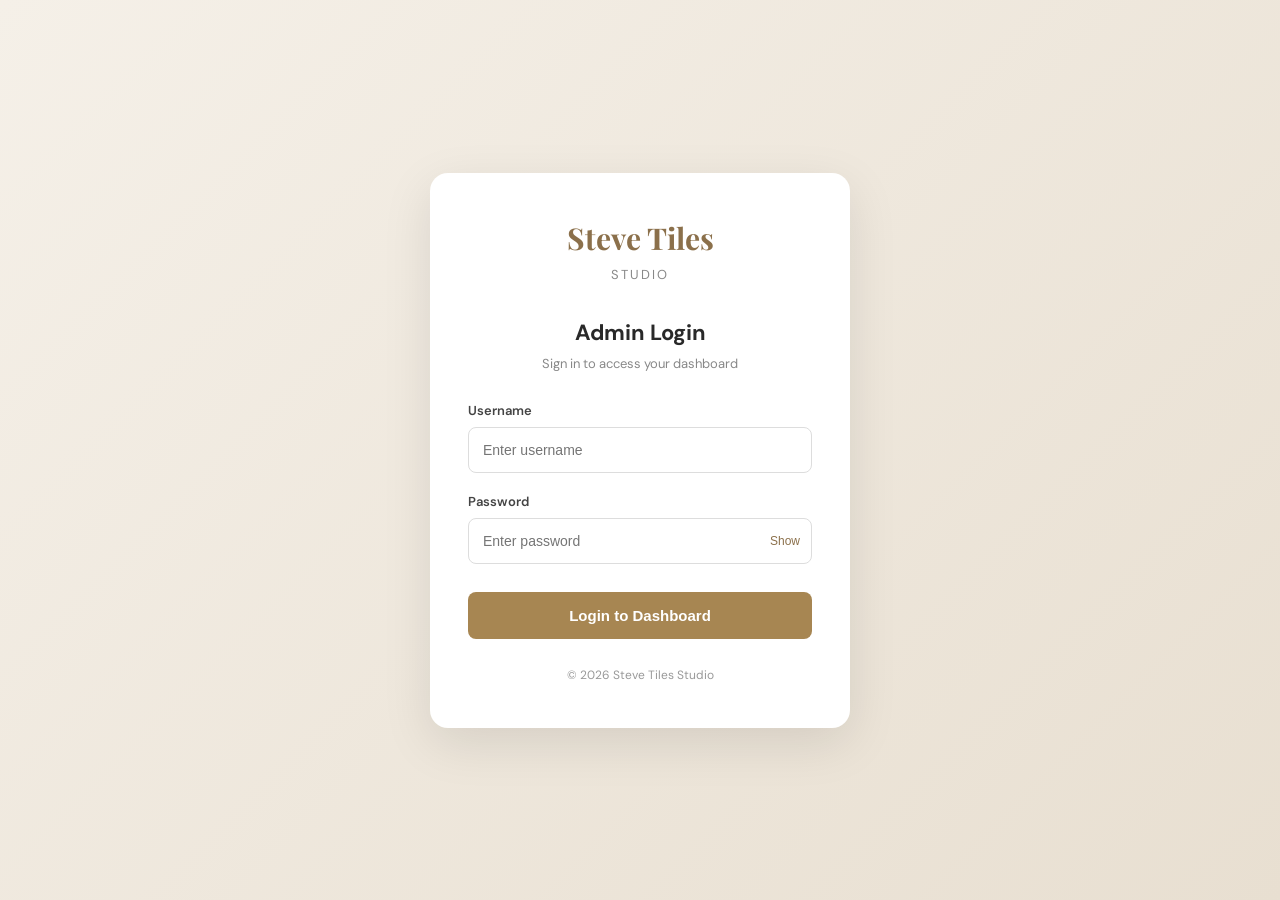
<file: admin-login.html>
<!DOCTYPE html>
<html lang="en">
<head>
<meta charset="UTF-8">
<meta name="viewport" content="width=device-width, initial-scale=1.0">
<title>Admin Login | Steve Tiles Studio</title>

<link href="https://fonts.googleapis.com/css2?family=DM+Sans:wght@400;500;600;700&family=Playfair+Display:wght@500;600;700&display=swap" rel="stylesheet">

<style>
* {
    margin: 0;
    padding: 0;
    box-sizing: border-box;
}

body {
    min-height: 100vh;
    display: flex;
    align-items: center;
    justify-content: center;
    padding: 20px;
    font-family: 'DM Sans', sans-serif;
    background: linear-gradient(135deg, #f5f0e8, #e8dfd1);
}

.login-card {
    width: 100%;
    max-width: 420px;
    background: #fff;
    padding: 45px 38px;
    border-radius: 18px;
    box-shadow: 0 15px 50px rgba(0,0,0,0.10);
}

.brand {
    text-align: center;
    margin-bottom: 35px;
}

.brand h1 {
    font-family: 'Playfair Display', serif;
    font-size: 30px;
    color: #8b704b;
}

.brand p {
    color: #888;
    font-size: 13px;
    margin-top: 8px;
    letter-spacing: 2px;
}

.login-title {
    text-align: center;
    font-size: 22px;
    color: #292929;
    margin-bottom: 8px;
}

.subtitle {
    text-align: center;
    color: #888;
    font-size: 13px;
    margin-bottom: 30px;
}

.form-group {
    margin-bottom: 20px;
}

label {
    display: block;
    font-size: 13px;
    font-weight: 600;
    color: #444;
    margin-bottom: 8px;
}

input {
    width: 100%;
    padding: 14px;
    border: 1px solid #ddd;
    border-radius: 8px;
    outline: none;
    font-size: 14px;
}

input:focus {
    border-color: #a78652;
    box-shadow: 0 0 0 3px rgba(167,134,82,0.12);
}

.password-wrap {
    position: relative;
}

.password-wrap input {
    padding-right: 65px;
}

.toggle-password {
    position: absolute;
    right: 12px;
    top: 50%;
    transform: translateY(-50%);
    border: none;
    background: none;
    color: #8b704b;
    cursor: pointer;
    font-size: 12px;
}

.login-btn {
    width: 100%;
    padding: 15px;
    background: #a78652;
    color: white;
    border: none;
    border-radius: 8px;
    font-size: 15px;
    font-weight: 600;
    cursor: pointer;
    margin-top: 8px;
}

.login-btn:hover {
    background: #8b704b;
}

.message {
    display: none;
    margin-top: 16px;
    text-align: center;
    font-size: 13px;
    color: #c0392b;
}

.footer {
    text-align: center;
    margin-top: 28px;
    font-size: 12px;
    color: #999;
}

@media(max-width: 480px) {
    .login-card {
        padding: 35px 24px;
    }
}
</style>
</head>

<body>

<div class="login-card">

    <div class="brand">
        <h1>Steve Tiles</h1>
        <p>STUDIO</p>
    </div>

    <h2 class="login-title">Admin Login</h2>
    <p class="subtitle">Sign in to access your dashboard</p>

    <form id="loginForm">

        <div class="form-group">
            <label for="username">Username</label>
            <input type="text" id="username"
                   placeholder="Enter username" required>
        </div>

        <div class="form-group">
            <label for="password">Password</label>

            <div class="password-wrap">
                <input type="password" id="password"
                       placeholder="Enter password" required>

                <button type="button" class="toggle-password"
                        onclick="togglePassword()">Show</button>
            </div>
        </div>

        <button type="submit" class="login-btn">
            Login to Dashboard
        </button>

        <p class="message" id="errorMessage">
            Invalid username or password.
        </p>

    </form>

    <div class="footer">
        © 2026 Steve Tiles Studio
    </div>

</div>

<script>
function togglePassword() {
    const password = document.getElementById("password");
    const button = document.querySelector(".toggle-password");

    if (password.type === "password") {
        password.type = "text";
        button.textContent = "Hide";
    } else {
        password.type = "password";
        button.textContent = "Show";
    }
}

document.getElementById("loginForm").addEventListener("submit", function(e) {
    e.preventDefault();

    document.getElementById("errorMessage").style.display = "block";
});
</script>

</body>
</html>
</file>
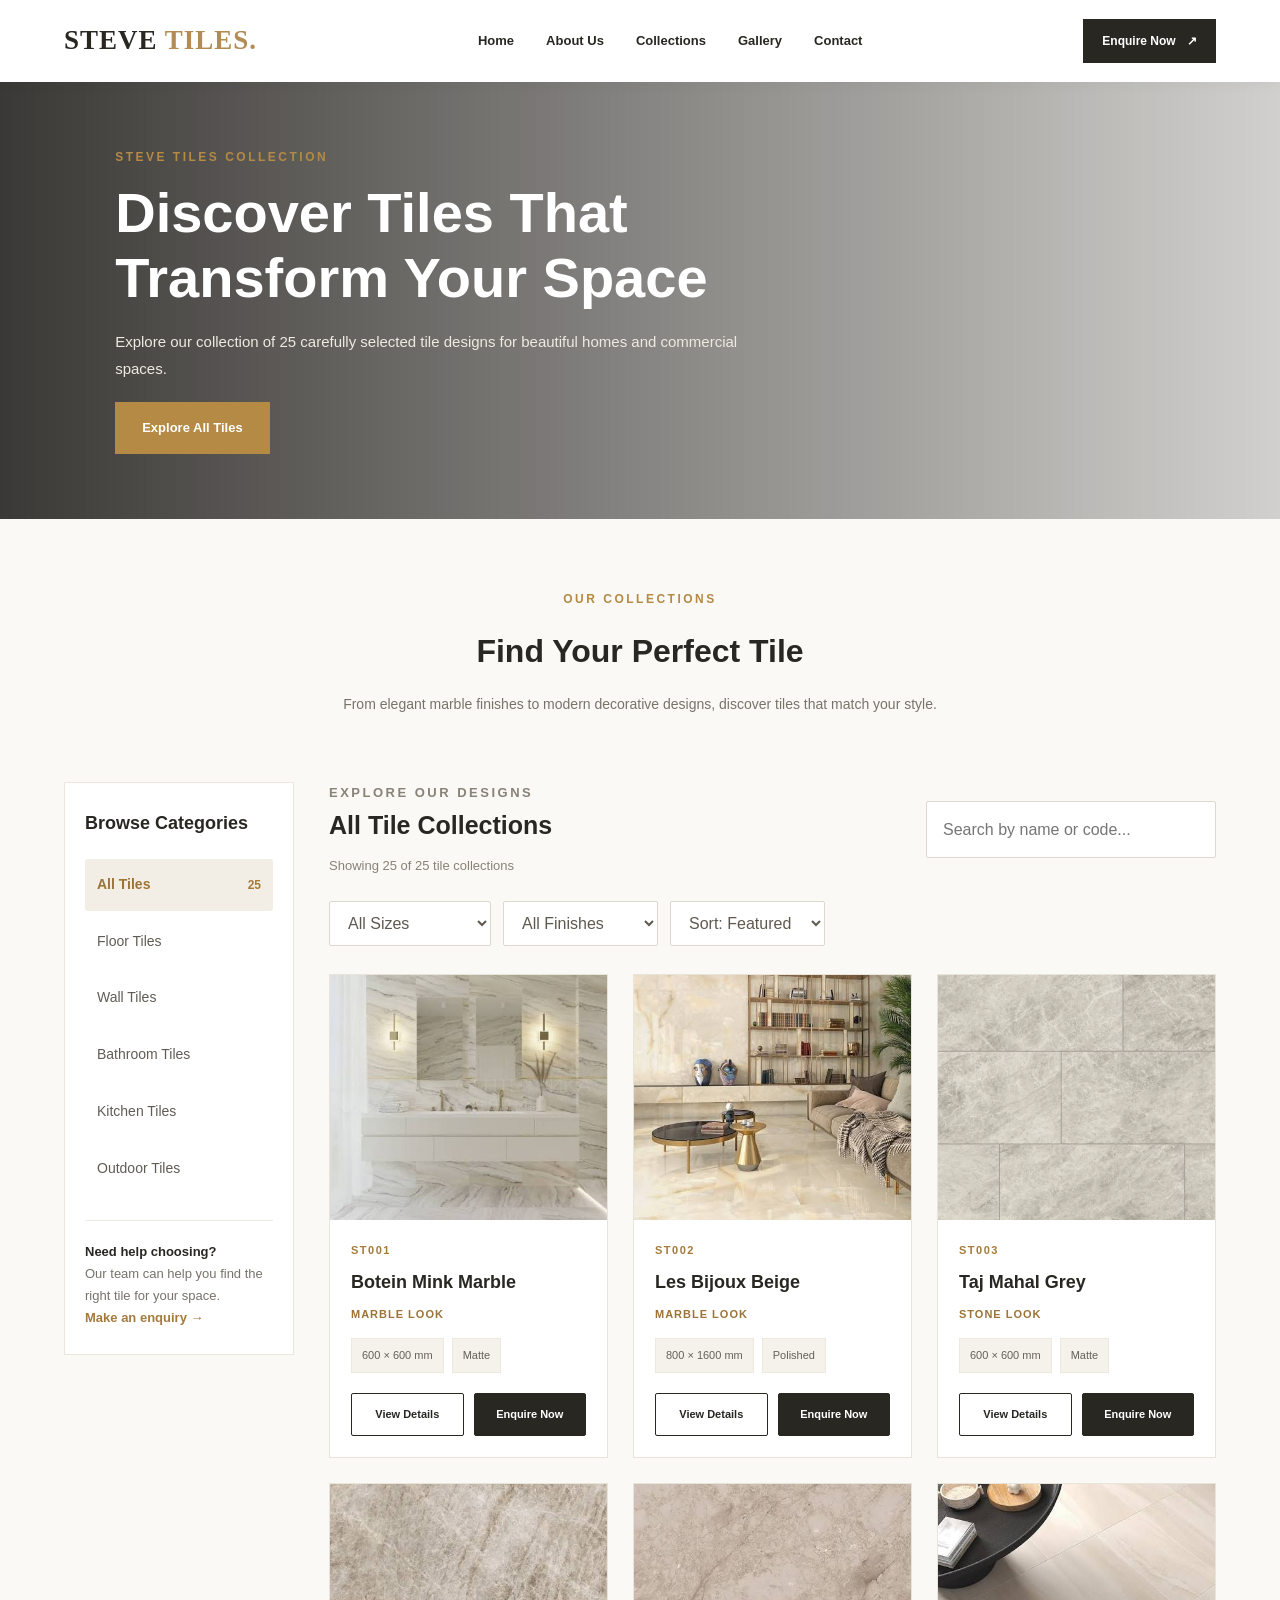
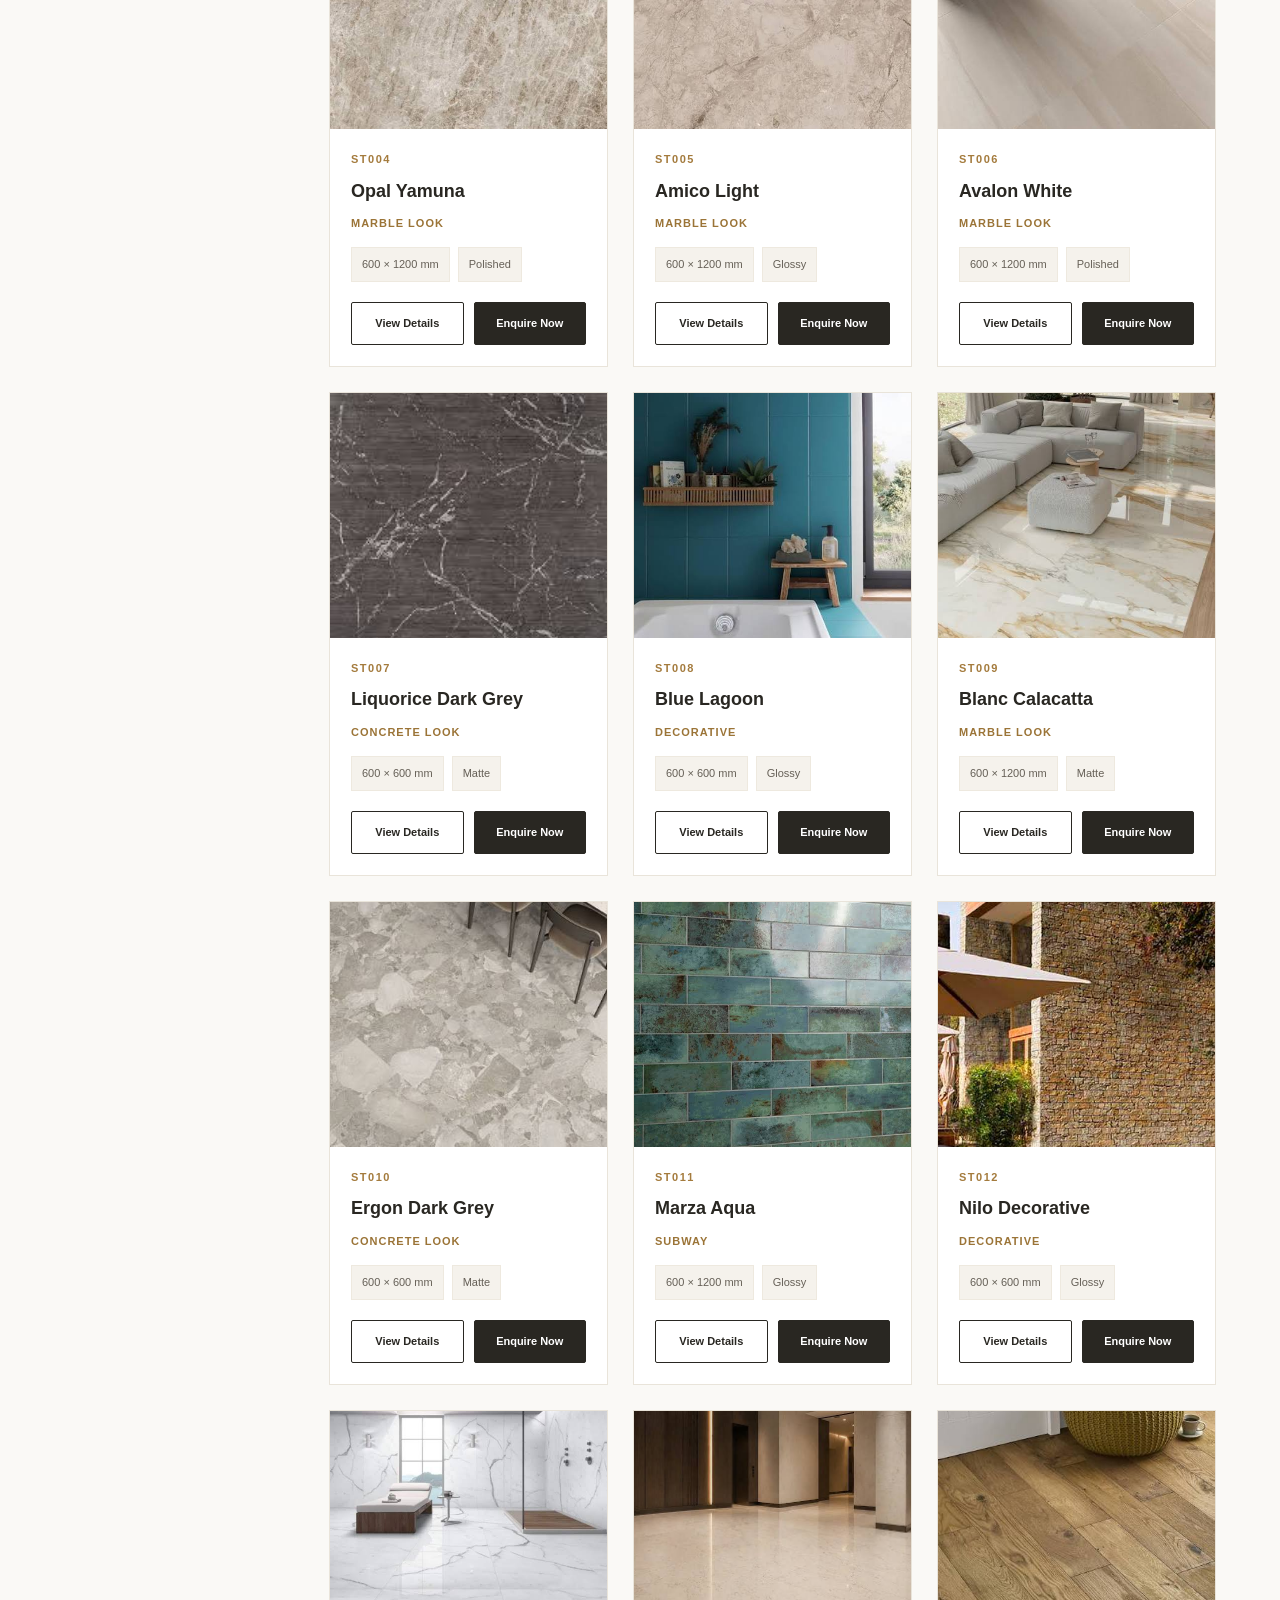
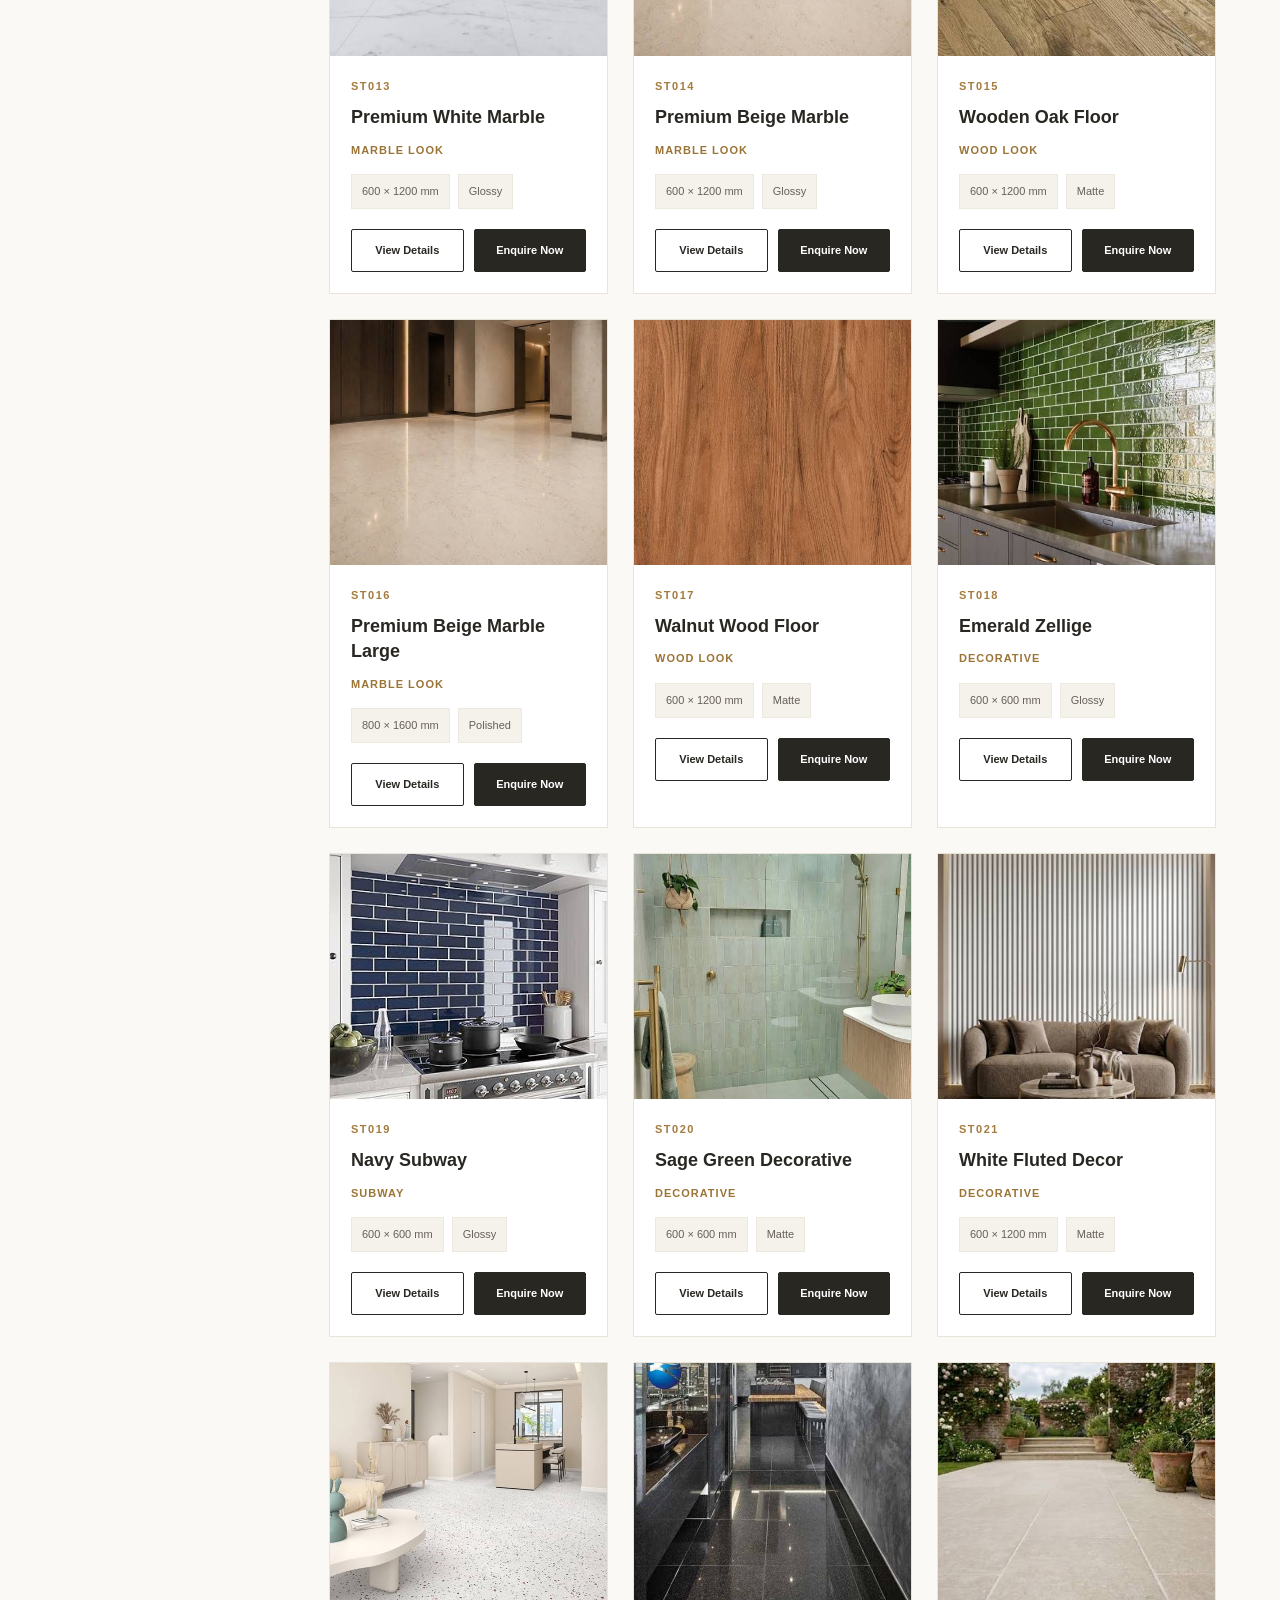
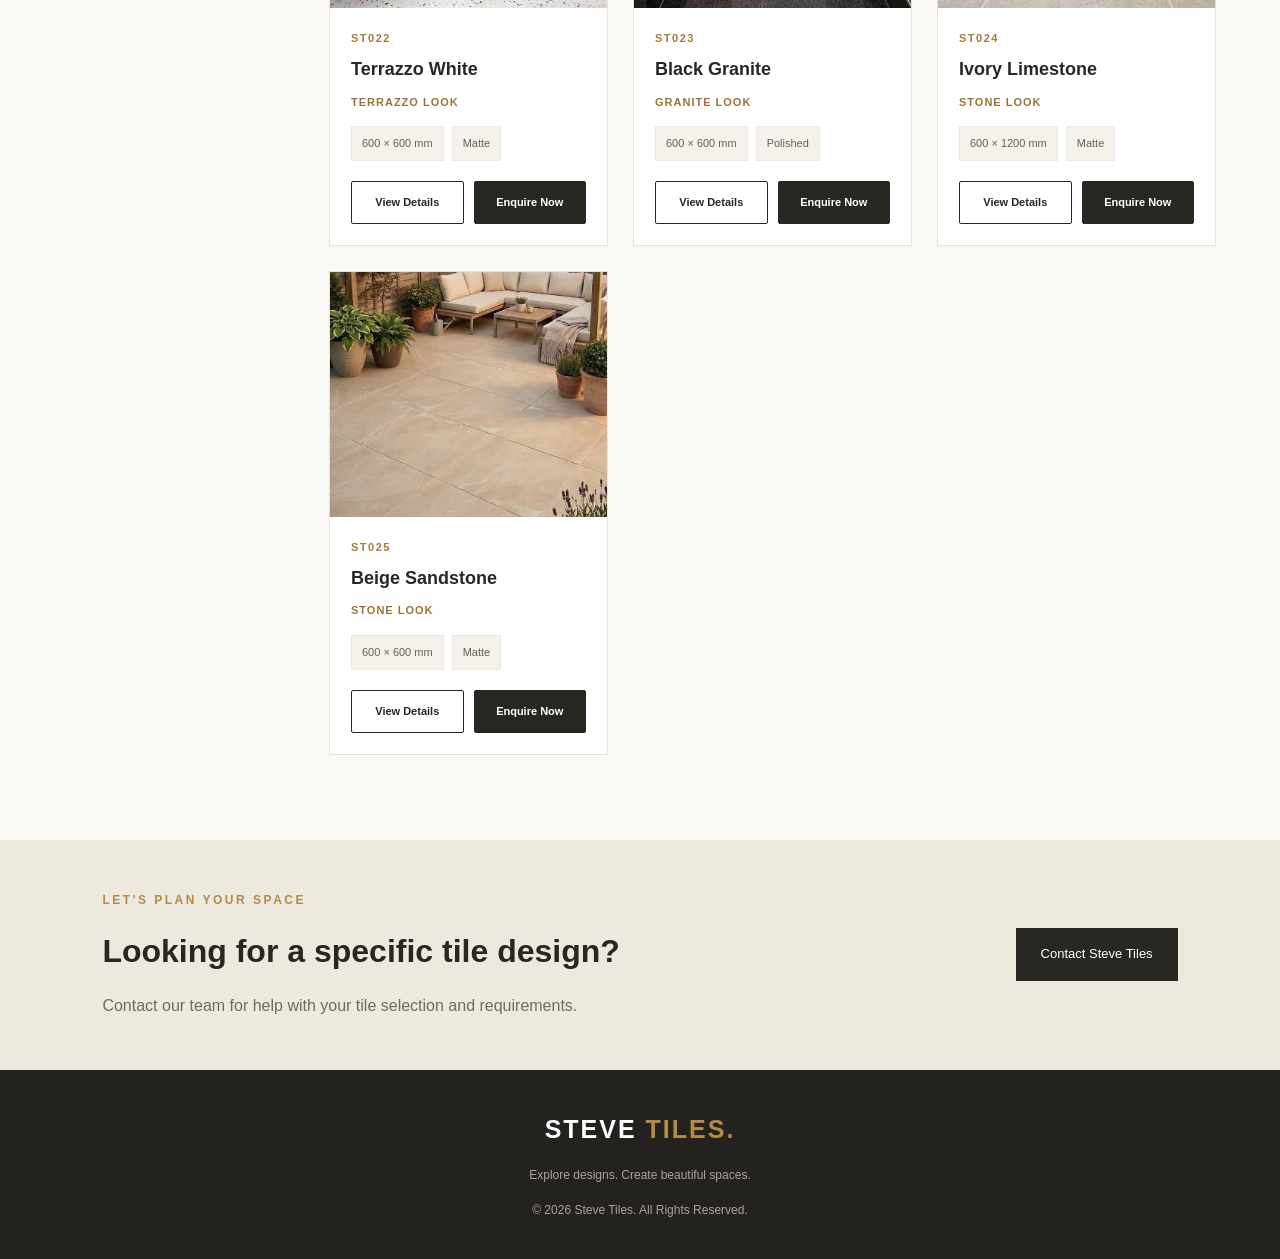
<file: products.html>
<!DOCTYPE html>
<html lang="en">
<head>
    <meta charset="UTF-8">
    <meta name="viewport" content="width=device-width, initial-scale=1.0">
    <meta name="description" content="Explore 25 premium tile designs at Steve Tiles.">

    <title>Tile Collections | Steve Tiles</title>

    <link rel="stylesheet" href="style.css">
    <link rel="stylesheet" href="products.css">
</head>

<body class="catalog-body">

<header class="header">
    <div class="container navbar">

        <a href="index.html" class="logo">
            STEVE <span>TILES.</span>
        </a>

        <button class="menu-toggle" id="menuToggle"
                aria-label="Open navigation" aria-expanded="false">
            ☰
        </button>

        <nav class="nav-links" id="navLinks">
            <a href="index.html#home">Home</a>
            <a href="index.html#about">About Us</a>
            <a href="products.html" class="active">Collections</a>
            <a href="index.html#gallery">Gallery</a>
            <a href="index.html#contact">Contact</a>
        </nav>

        <a href="index.html#contact" class="header-button">
            Enquire Now <span>↗</span>
        </a>

    </div>
</header>

<main>

    <section class="catalog-hero">
        <div class="catalog-hero-content">
            <p class="catalog-eyebrow">STEVE TILES COLLECTION</p>
            <h1>Discover Tiles That Transform Your Space</h1>
            <p>
                Explore our collection of 25 carefully selected tile
                designs for beautiful homes and commercial spaces.
            </p>
            <a href="#all-products" class="catalog-hero-button">
                Explore All Tiles
            </a>
        </div>
    </section>

    <section class="catalog-intro">
        <p class="catalog-eyebrow">OUR COLLECTIONS</p>
        <h2>Find Your Perfect Tile</h2>
        <p>
            From elegant marble finishes to modern decorative designs,
            discover tiles that match your style.
        </p>
    </section>

    <section class="catalog-section" id="all-products">

        <aside class="catalog-sidebar">

            <h3>Browse Categories</h3>

            <button class="category-filter active" data-category="all">
                All Tiles <span>25</span>
            </button>

            <button class="category-filter" data-category="floor">
                Floor Tiles
            </button>

            <button class="category-filter" data-category="wall">
                Wall Tiles
            </button>

            <button class="category-filter" data-category="bathroom">
                Bathroom Tiles
            </button>

            <button class="category-filter" data-category="kitchen">
                Kitchen Tiles
            </button>

            <button class="category-filter" data-category="outdoor">
                Outdoor Tiles
            </button>

            <div class="sidebar-note">
                <strong>Need help choosing?</strong>
                <p>
                    Our team can help you find the right tile
                    for your space.
                </p>
                <a href="index.html#contact">Make an enquiry →</a>
            </div>

        </aside>

        <div class="catalog-main">

            <div class="catalog-toolbar">
                <div>
                    <p class="catalog-eyebrow">EXPLORE OUR DESIGNS</p>
                    <h2>All Tile Collections</h2>
                    <p id="productCount">Loading collections...</p>
                </div>

                <input
                    type="search"
                    id="catalogSearch"
                    placeholder="Search by name or code..."
                    aria-label="Search tile designs">
            </div>

            <div class="catalog-filters">

                <select id="sizeFilter">
                    <option value="all">All Sizes</option>
                </select>

                <select id="finishFilter">
                    <option value="all">All Finishes</option>
                </select>

                <select id="sortFilter">
                    <option value="featured">Sort: Featured</option>
                    <option value="az">Name: A to Z</option>
                    <option value="za">Name: Z to A</option>
                </select>

            </div>

            <div class="product-grid" id="productGrid"></div>

            <div class="empty-products" id="emptyProducts" hidden>
                <h3>No tiles found</h3>
                <p>Try changing your search or filters.</p>
                <button id="resetFilters">Clear Filters</button>
            </div>

        </div>

    </section>

    <section class="catalog-help">
        <div>
            <p class="catalog-eyebrow">LET'S PLAN YOUR SPACE</p>
            <h2>Looking for a specific tile design?</h2>
            <p>
                Contact our team for help with your tile selection
                and requirements.
            </p>
        </div>

        <a href="index.html#contact">Contact Steve Tiles</a>
    </section>

</main>

<footer class="catalog-footer">
    <a href="index.html" class="catalog-logo">
        STEVE <span>TILES.</span>
    </a>
    <p>Explore designs. Create beautiful spaces.</p>
    <p>© 2026 Steve Tiles. All Rights Reserved.</p>
</footer>

<dialog id="productDialog" class="catalog-dialog">
    <div class="dialog-content">
        <button class="dialog-close" id="closeProductDialog"
                aria-label="Close">&times;</button>
        <div id="productDetails"></div>
    </div>
</dialog>

<dialog id="enquiryDialog" class="catalog-dialog">
    <div class="dialog-content enquiry-content">

        <button class="dialog-close" id="closeEnquiryDialog"
                aria-label="Close">&times;</button>

        <p class="catalog-eyebrow">PRODUCT ENQUIRY</p>
        <h2>Interested in this tile?</h2>
        <p class="enquiry-description">
            Share your details and requirements with us.
        </p>

        <form id="productEnquiryForm">

            <input type="hidden" id="enquiryProduct">

            <label for="enquiryName">Your Name</label>
            <input type="text" id="enquiryName"
                   placeholder="Enter your name" required>

            <label for="enquiryEmail">Email Address</label>
            <input type="email" id="enquiryEmail"
                   placeholder="Enter your email" required>

            <label for="enquiryPhone">Phone Number</label>
            <input type="tel" id="enquiryPhone"
                   placeholder="Enter your phone number" required>

            <label for="enquiryMessage">Your Requirement</label>
            <textarea id="enquiryMessage"
                      placeholder="Tell us what you are looking for..."
                      rows="4" required></textarea>

            <button type="submit" class="enquiry-submit">
                Submit Enquiry
            </button>

            <p id="enquirySuccess" class="enquiry-success" hidden>
                Your enquiry has been saved successfully.
            </p>

        </form>
    </div>
</dialog>

<script>
    const menuToggle = document.getElementById("menuToggle");
    const navLinks = document.getElementById("navLinks");

    menuToggle.addEventListener("click", function () {
        navLinks.classList.toggle("active");

        const isOpen = navLinks.classList.contains("active");
        menuToggle.setAttribute("aria-expanded", isOpen);
    });

    navLinks.querySelectorAll("a").forEach(function (link) {
        link.addEventListener("click", function () {
            navLinks.classList.remove("active");
            menuToggle.setAttribute("aria-expanded", "false");
        });
    });
</script>

<script src="products.js"></script>

</body>
</html>
</file>
<file: style.css>
/* =================================
   STEVE TILES - RESPONSIVE WEBSITE
================================= */


:root {
    --cream: #f7f4ed;
    --white: #ffffff;

    /* Website Settings branding colours */
    --primary-color: #b28b55;
    --secondary-color: #d9bd91;

    --gold: var(--primary-color);
    --gold-light: var(--secondary-color);

    --dark: #292722;
    --grey: #77736d;
    --border: #e8e1d5;
}

* {
    margin: 0;
    padding: 0;
    box-sizing: border-box;
}

html {
    scroll-behavior: smooth;
    scroll-padding-top: 90px;
}

body {
    font-family: "DM Sans", sans-serif;
    color: var(--dark);
    background: white;
    line-height: 1.7;
}

img {
    display: block;
    width: 100%;
    object-fit: cover;
}

a {
    color: inherit;
    text-decoration: none;
}

button, input, select, textarea {
    font: inherit;
}

.container {
    width: min(1180px, 90%);
    margin: auto;
}

.section-padding {
    padding: 90px 0;
}

/* HEADER */

.header {
    position: sticky;
    top: 0;
    z-index: 1000;
    background: white;
    box-shadow: 0 2px 15px rgba(0,0,0,.04);
}

.navbar {
    min-height: 82px;
    display: flex;
    justify-content: space-between;
    align-items: center;
    gap: 25px;
}

.logo {
    font-family: "Playfair Display", serif;
    font-size: 27px;
    font-weight: 700;
    letter-spacing: 1px;
    white-space: nowrap;
}

.logo span {
    color: var(--gold);
}

.nav-links {
    display: flex;
    align-items: center;
    gap: 32px;
}

.nav-links a {
    font-size: 13px;
    font-weight: 600;
    transition: .3s;
}

.nav-links a:hover {
    color: var(--gold);
}

.header-button {
    padding: 12px 19px;
    background: var(--dark);
    color: white;
    font-size: 12px;
    font-weight: 600;
    transition: .3s;
}

.header-button:hover {
    background: var(--gold);
}

.header-button span {
    margin-left: 8px;
}

.menu-toggle {
    display: none;
    background: none;
    border: none;
    font-size: 26px;
    cursor: pointer;
}

/* HERO SLIDESHOW */

.hero {
    min-height: 650px;
    position: relative;
    display: flex;
    align-items: center;
    color: white;
    overflow: hidden;
    isolation: isolate;
    background: #292722;
}

.hero-slides {
    position: absolute;
    inset: 0;
    z-index: 0;
    overflow: hidden;
}

.hero-slide {
    position: absolute;
    inset: 0;
    background-position: center;
    background-size: cover;
    background-repeat: no-repeat;
    opacity: 0;
    transform: scale(1.03);
    animation: heroSlideshow 15s infinite;
}

.slide-one {
    background-image: url("https://images.unsplash.com/photo-1600607687939-ce8a6c25118c?auto=format&fit=crop&w=2000&q=90");
    animation-delay: 0s;
}

.slide-two {
    background-image: url("https://images.unsplash.com/photo-1600566753086-00f18fb6b3ea?auto=format&fit=crop&w=2000&q=90");
    animation-delay: 5s;
}

.slide-three {
    background-image: url("https://images.unsplash.com/photo-1600585154340-be6161a56a0c?auto=format&fit=crop&w=2000&q=90");
    animation-delay: 10s;
}

@keyframes heroSlideshow {
    0% { opacity: 0; }
    8% { opacity: 1; }
    30% { opacity: 1; }
    38% { opacity: 0; }
    100% { opacity: 0; }
}

.hero-overlay {
    position: absolute;
    inset: 0;
    z-index: 1;
    background: linear-gradient(
        90deg,
        rgba(31,29,25,.88),
        rgba(31,29,25,.58),
        rgba(31,29,25,.12)
    );
}

.hero-content {
    position: relative;
    z-index: 2;
    padding-top: 65px;
    padding-bottom: 95px;
}

.eyebrow,
.section-label {
    color: var(--gold);
    font-size: 11px;
    font-weight: 700;
    letter-spacing: 3px;
}

.hero h1 {
    max-width: 760px;
    font-family: "Playfair Display", serif;
    font-size: clamp(43px, 6vw, 76px);
    line-height: 1.12;
    margin: 20px 0;
}

.hero h1 span {
    color: var(--gold-light);
}

.hero-description {
    max-width: 510px;
    font-size: 15px;
    color: #f0ece5;
    margin-bottom: 27px;
}

.hero-actions {
    display: flex;
    gap: 14px;
    flex-wrap: wrap;
}

.btn {
    display: inline-block;
    padding: 14px 23px;
    border: 1px solid transparent;
    font-size: 12px;
    font-weight: 700;
    cursor: pointer;
    transition: .3s;
    text-align: center;
}

.btn-gold {
    background: var(--gold);
    color: white;
}

.btn-gold:hover {
    background: #96703c;
    transform: translateY(-2px);
}

.btn-outline {
    border-color: rgba(255,255,255,.75);
    color: white;
}

.btn-outline:hover {
    background: white;
    color: var(--dark);
}

.hero-search {
    display: flex;
    align-items: center;
    max-width: 530px;
    margin-top: 36px;
    background: white;
    padding: 6px;
    color: var(--dark);
}

.search-icon {
    padding: 0 13px;
    font-size: 25px;
}

.hero-search input {
    flex: 1;
    min-width: 0;
    border: none;
    outline: none;
    padding: 12px 4px;
    font-size: 12px;
}

.hero-search button {
    border: none;
    background: var(--dark);
    color: white;
    padding: 13px 20px;
    font-size: 12px;
    cursor: pointer;
}

.hero-search button:hover {
    background: var(--gold);
}

.hero-bottom {
    position: absolute;
    z-index: 2;
    bottom: 0;
    left: 0;
    width: 100%;
    display: flex;
    justify-content: space-between;
    padding: 17px 5%;
    background: rgba(25,23,20,.48);
    font-size: 9px;
    letter-spacing: 2px;
}

/* ABOUT */

.about-grid {
    display: grid;
    grid-template-columns: 1.05fr 1fr;
    align-items: center;
    gap: 85px;
}

.about-visual {
    position: relative;
    height: 440px;
    margin-right: 18px;
}

.about-visual img {
    height: 100%;
}

.image-caption {
    position: absolute;
    bottom: -18px;
    right: -18px;
    background: var(--gold);
    color: white;
    padding: 20px 26px;
}

.image-caption span {
    display: block;
    font-size: 9px;
    letter-spacing: 2px;
}

.image-caption strong {
    font-family: "Playfair Display", serif;
    font-size: 19px;
}

.about-content h2,
.section-heading h2,
.contact-content h2 {
    font-family: "Playfair Display", serif;
    font-size: clamp(31px, 4vw, 44px);
    line-height: 1.25;
    margin: 15px 0 20px;
}

.about-content h2 span,
.section-heading h2 span,
.contact-content h2 span {
    color: var(--gold);
}

.about-content > p:not(.section-label),
.contact-content > p:not(.section-label) {
    color: var(--grey);
    font-size: 14px;
    margin-bottom: 15px;
}

.text-link {
    display: inline-block;
    margin-top: 13px;
    color: var(--gold);
    border-bottom: 1px solid var(--gold);
    padding-bottom: 4px;
    font-size: 13px;
    font-weight: 700;
}

/* SECTION HEADINGS */

.section-heading {
    display: flex;
    align-items: end;
    justify-content: space-between;
    gap: 30px;
    margin-bottom: 38px;
}

.section-heading h2 {
    margin-bottom: 0;
}

.section-heading > p {
    max-width: 350px;
    color: var(--grey);
    font-size: 13px;
}

/* CATEGORIES */

.categories {
    background: var(--cream);
}

.category-grid {
    display: grid;
    grid-template-columns: repeat(4, 1fr);
    gap: 20px;
}

.category-card {
    position: relative;
    aspect-ratio: 1 / 1;
    height: auto;
    overflow: hidden;
    color: white;
    background: #ded8cd;
}

.category-card img {
    width: 100%;
    height: 100%;
    object-fit: cover;
    object-position: center;
    transition: transform .6s;
}

.category-card:hover img {
    transform: scale(1.07);
}

.category-card::after {
    content: "";
    position: absolute;
    inset: 0;
    background: linear-gradient(
        transparent 25%,
        rgba(0,0,0,.76)
    );
}

.category-info {
    position: absolute;
    bottom: 22px;
    left: 20px;
    z-index: 2;
}

.category-info span {
    font-size: 9px;
    letter-spacing: 2px;
}

.category-info h3 {
    font-family: "Playfair Display", serif;
    font-size: 24px;
    margin: 5px 0;
}

.category-info p {
    color: #e8cfaa;
    font-size: 11px;
}

/* DESIGN FEATURES */

.design-grid {
    display: grid;
    grid-template-columns: repeat(4, 1fr);
    border-top: 1px solid var(--border);
    border-bottom: 1px solid var(--border);
}

.design-card {
    padding: 28px 23px;
    border-right: 1px solid var(--border);
}

.design-card:last-child {
    border-right: none;
}

.design-number {
    color: var(--gold);
    font-family: "Playfair Display", serif;
    font-size: 27px;
    margin-bottom: 12px;
}

.design-card h3 {
    font-family: "Playfair Display", serif;
    font-size: 18px;
    margin-bottom: 9px;
}

.design-card p {
    color: var(--grey);
    font-size: 12px;
}

/* FEATURED COLLECTIONS */

.featured {
    background: white;
}

.featured-grid {
    display: grid;
    grid-template-columns: repeat(3, 1fr);
    gap: 22px;
}

.featured-card {
    height: 380px;
    position: relative;
    overflow: hidden;
    background: #e7e0d5;
}

.featured-card img {
    height: 100%;
    transition: .6s;
}

.featured-card:hover img {
    transform: scale(1.06);
}

.featured-card::after {
    content: "";
    position: absolute;
    inset: 0;
    background: linear-gradient(
        transparent 40%,
        rgba(0,0,0,.76)
    );
}

.featured-info {
    position: absolute;
    bottom: 25px;
    left: 24px;
    z-index: 2;
    color: white;
}

.featured-info span {
    color: #e5c99e;
    font-size: 9px;
    letter-spacing: 2px;
}

.featured-info h3 {
    font-family: "Playfair Display", serif;
    font-size: 24px;
}

/* HOMEPAGE MYSQL PRODUCTS */

.home-products {
    background: var(--cream);
}

.home-products-message {
    text-align: center;
    color: var(--grey);
    font-size: 13px;
    padding: 25px 10px;
}

.home-products-grid {
    display: grid;
    grid-template-columns: repeat(3, minmax(0, 1fr));
    gap: 24px;
}

.home-product-card {
    min-width: 0;
    background: var(--white);
    border: 1px solid var(--border);
    transition: transform .3s, box-shadow .3s;
}

.home-product-card:hover {
    transform: translateY(-5px);
    box-shadow: 0 12px 28px rgba(41,39,34,.09);
}

.home-product-image {
    height: 245px;
    overflow: hidden;
    background: #eee9df;
}

.home-product-image img {
    width: 100%;
    height: 100%;
    object-fit: cover;
    transition: transform .5s;
}

.home-product-card:hover .home-product-image img {
    transform: scale(1.05);
}

.home-product-info {
    padding: 20px;
}

.home-product-category {
    display: block;
    color: var(--gold);
    font-size: 10px;
    font-weight: 700;
    letter-spacing: 1.5px;
    text-transform: uppercase;
    margin-bottom: 8px;
}

.home-product-info h3 {
    font-family: "Playfair Display", serif;
    font-size: 20px;
    line-height: 1.35;
    margin-bottom: 12px;
}

.home-product-specs {
    display: flex;
    flex-wrap: wrap;
    gap: 8px;
    margin-bottom: 16px;
}

.home-product-specs span {
    background: var(--cream);
    color: var(--grey);
    padding: 5px 9px;
    font-size: 10px;
}

.home-product-link {
    display: inline-block;
    color: var(--gold);
    font-size: 12px;
    font-weight: 700;
    border-bottom: 1px solid var(--gold);
    padding-bottom: 4px;
}

.home-products-action {
    text-align: center;
    margin-top: 38px;
}

.home-products-action .btn {
    border: none;
}

.home-products-message.error {
    color: #a33a32;
}

/* GALLERY */

.gallery {
    background: var(--cream);
}

.gallery-grid {
    display: grid;
    grid-template-columns: 1.4fr 1fr;
    grid-template-rows: 210px 210px;
    gap: 17px;
}

.gallery-item {
    position: relative;
    overflow: hidden;
    background: #e4ded3;
}

.gallery-large {
    grid-row: span 2;
}

.gallery-item img {
    height: 100%;
    transition: .5s;
}

.gallery-item:hover img {
    transform: scale(1.05);
}

.gallery-item::after {
    content: "";
    position: absolute;
    inset: 0;
    background: linear-gradient(
        transparent 50%,
        rgba(0,0,0,.65)
    );
}

.gallery-item span {
    position: absolute;
    bottom: 17px;
    left: 20px;
    color: white;
    font-family: "Playfair Display", serif;
    font-size: 20px;
    z-index: 2;
}

/* CONTACT */

.contact {
    background: var(--dark);
    color: white;
}

.contact-grid {
    display: grid;
    grid-template-columns: 1fr 1fr;
    gap: 85px;
    align-items: start;
}

.contact-content h2 {
    margin-top: 20px;
}

.contact-content > p:not(.section-label) {
    color: #ccc5ba;
}

.contact-detail {
    display: flex;
    align-items: center;
    gap: 15px;
    margin-top: 27px;
}

.contact-detail > span {
    width: 44px;
    height: 44px;
    display: grid;
    place-items: center;
    background: rgba(178,139,85,.2);
    color: var(--gold-light);
    font-size: 21px;
}

.contact-detail small {
    color: var(--gold-light);
    font-size: 10px;
    letter-spacing: 1px;
}

.contact-detail p {
    font-size: 13px;
}

.enquiry-form {
    padding: 34px;
    background: white;
    color: var(--dark);
}

.enquiry-form h3 {
    font-family: "Playfair Display", serif;
    font-size: 27px;
}

.enquiry-form > p {
    font-size: 12px;
    color: var(--grey);
    margin-bottom: 20px;
}

.enquiry-form label {
    display: block;
    margin: 14px 0 6px;
    font-size: 11px;
    font-weight: 700;
}

.enquiry-form input,
.enquiry-form select,
.enquiry-form textarea {
    display: block;
    width: 100%;
    padding: 12px;
    border: 1px solid var(--border);
    background: #fbfaf8;
    outline: none;
    font-size: 12px;
    color: var(--dark);
}

.enquiry-form input:focus,
.enquiry-form select:focus,
.enquiry-form textarea:focus {
    border-color: var(--gold);
}

.enquiry-form textarea {
    resize: vertical;
}

.form-button {
    width: 100%;
    margin-top: 18px;
}

.form-message {
    font-size: 12px;
    margin-top: 12px;
    color: #287b48;
}

/* FOOTER */

.footer {
    background: #1e1d19;
    color: white;
}

.footer-top {
    display: grid;
    grid-template-columns: 2fr 1fr 1fr;
    gap: 50px;
    padding-top: 55px;
    padding-bottom: 48px;
}

.footer-logo {
    display: inline-block;
    margin-bottom: 14px;
}

.footer-brand p {
    color: #b9b4aa;
    font-size: 12px;
}

.footer-links {
    display: flex;
    flex-direction: column;
    gap: 10px;
}

.footer-links h4 {
    font-family: "Playfair Display", serif;
    color: var(--gold-light);
    margin-bottom: 7px;
}

.footer-links a {
    color: #c5c0b7;
    font-size: 12px;
    transition: .3s;
}

.footer-links a:hover,
.footer-bottom a:hover {
    color: var(--gold-light);
}

.footer-bottom {
    border-top: 1px solid #3b3932;
    padding: 17px 0;
}

.footer-bottom .container {
    display: flex;
    justify-content: space-between;
    gap: 15px;
}

.footer-bottom p,
.footer-bottom a {
    font-size: 11px;
    color: #b9b4aa;
}

/* TABLET RESPONSIVENESS */

@media (max-width: 950px) {

    .nav-links {
        gap: 16px;
    }

    .header-button {
        display: none;
    }

    .category-grid {
        grid-template-columns: repeat(2, 1fr);
    }

    .about-grid {
        gap: 40px;
    }

    .design-grid {
        grid-template-columns: repeat(2, 1fr);
    }

    .design-card:nth-child(2) {
        border-right: none;
    }

    .design-card:nth-child(-n+2) {
        border-bottom: 1px solid var(--border);
    }

    .contact-grid {
        gap: 35px;
    }

    .home-products-grid {
        grid-template-columns: repeat(2, minmax(0, 1fr));
    }
}

/* MOBILE RESPONSIVENESS */

@media (max-width: 650px) {

    .section-padding {
        padding: 65px 0;
    }

    .navbar {
        min-height: 70px;
    }

    .logo {
        font-size: 23px;
    }

    .menu-toggle {
        display: block;
    }

    .nav-links {
        display: none;
        position: absolute;
        top: 70px;
        left: 0;
        width: 100%;
        padding: 22px 5%;
        background: white;
        box-shadow: 0 8px 15px rgba(0,0,0,.08);
        flex-direction: column;
        align-items: flex-start;
        gap: 18px;
    }

    .nav-links.active {
        display: flex;
    }

    .hero {
        min-height: 620px;
    }

    .hero-slide {
        background-position: center;
    }

    .hero-content {
        padding-top: 45px;
        padding-bottom: 90px;
    }

    .hero h1 {
        font-size: clamp(39px, 9vw, 52px);
    }

    .hero-description {
        font-size: 13px;
    }

    .hero-search {
        margin-top: 25px;
    }

    .hero-search input {
        font-size: 11px;
    }

    .hero-search button {
        padding: 12px;
    }

    .hero-bottom {
        font-size: 7px;
        letter-spacing: 1px;
        gap: 10px;
    }

    .about-grid,
    .contact-grid {
        grid-template-columns: 1fr;
    }

    .about-grid {
        gap: 45px;
    }

    .about-visual {
        height: 310px;
        margin-right: 12px;
    }

    .image-caption {
        right: -10px;
        bottom: -15px;
        padding: 15px 19px;
    }

    .section-heading {
        display: block;
    }

    .section-heading > p {
        margin-top: 14px;
    }

    .category-grid {
        grid-template-columns: repeat(2, minmax(0, 1fr));
        gap: 12px;
    }

    .category-card {
        height: 265px;
    }

    .category-info {
        left: 12px;
        bottom: 14px;
    }

    .category-info h3 {
        font-size: 18px;
    }

    .category-info span {
        font-size: 7px;
    }

    .category-info p {
        font-size: 9px;
    }

    .design-grid {
        grid-template-columns: 1fr 1fr;
    }

    .design-card {
        padding: 20px 12px;
    }

    .design-card h3 {
        font-size: 16px;
    }

    .featured-grid {
        grid-template-columns: 1fr;
    }

    .featured-card {
        height: 300px;
    }

    .home-products-grid {
        grid-template-columns: 1fr;
        gap: 18px;
    }

    .home-product-image {
        height: 250px;
    }

    .home-product-info {
        padding: 17px;
    }

    .home-product-info h3 {
        font-size: 19px;
    }

    .gallery-grid {
        grid-template-columns: 1fr;
        grid-template-rows: 260px 210px 210px;
    }

    .gallery-large {
        grid-row: auto;
    }

    .contact-grid {
        gap: 35px;
    }

    .enquiry-form {
        padding: 24px 19px;
    }

    .footer-top {
        grid-template-columns: 1fr 1fr;
        gap: 30px;
    }

    .footer-brand {
        grid-column: span 2;
    }

    .footer-bottom .container {
        flex-direction: column;
    }
}

/* SMALL MOBILE */

@media (max-width: 380px) {

    .container {
        width: 92%;
    }

    .hero h1 {
        font-size: 36px;
    }

    .category-grid {
        grid-template-columns: 1fr;
    }

    .category-card {
        height: 300px;
    }

    .hero-search button {
        font-size: 10px;
    }
}

/* WEBSITE SETTINGS - LOGO */

.logo img,
.footer-logo img {
    width: auto;
    max-width: 180px;
    height: 45px;
    object-fit: contain;
}

@media (max-width: 650px) {
    .logo img {
        max-width: 145px;
        height: 38px;
    }
}

/* STEVE TILES - PROFESSIONAL TOAST NOTIFICATIONS */

#toastContainer {
    position: fixed;
    top: 25px;
    right: 25px;
    z-index: 999999;
    display: flex;
    flex-direction: column;
    gap: 12px;
    width: min(360px, calc(100% - 30px));
}

.steve-toast {
    display: flex;
    align-items: center;
    gap: 12px;
    padding: 16px 20px;
    background: #ffffff;
    color: #333333;
    border-left: 4px solid #a78652;
    border-radius: 10px;
    box-shadow: 0 8px 30px rgba(0,0,0,0.14);
    font-family: 'DM Sans', sans-serif;
    font-size: 14px;
    animation: toastEnter 0.35s ease forwards;
}

.steve-toast.success {
    border-left-color: #269b65;
}

.steve-toast.error {
    border-left-color: #d94848;
}

.steve-toast.info {
    border-left-color: #a78652;
}

.steve-toast.hide {
    animation: toastExit 0.3s ease forwards;
}

@keyframes toastEnter {
    from {
        opacity: 0;
        transform: translateX(35px);
    }
    to {
        opacity: 1;
        transform: translateX(0);
    }
}

@keyframes toastExit {
    to {
        opacity: 0;
        transform: translateX(35px);
    }
}

@media(max-width: 480px) {
    #toastContainer {
        top: 12px;
        right: 12px;
        width: calc(100% - 24px);
    }
}

.admin-login-modal.show {
    display: flex;
}

.admin-login-box h2 {
    margin: 10px 0;
    font-family: 'Playfair Display', serif;
}

.admin-login-box label {
    display: block;
    margin: 18px 0 7px;
}

.admin-login-box input {
    width: 100%;
    padding: 13px;
    border: 1px solid #ddd;
    border-radius: 7px;
    font: inherit;
}

.admin-login-box button[type="submit"] {
    width: 100%;
    margin-top: 15px;
    justify-content: center;
}

.admin-login-close {
    position: absolute;
    top: 12px;
    right: 17px;
    border: none;
    background: none;
    font-size: 28px;
    cursor: pointer;
}

#adminLoginMessage {
    color: #d94848;
    font-size: 13px;
}
</file>
<file: products.css>
/* =========================================
   STEVE TILES - PREMIUM PRODUCT COLLECTION
========================================= */

.catalog-body {
    margin: 0;
    background: #faf9f6;
    color: #292722;
    font-family: Arial, sans-serif;
}

.catalog-body * {
    box-sizing: border-box;
}

/* HERO */

.catalog-hero {
    min-height: 420px;
    display: flex;
    align-items: center;
    padding: 65px 9%;
    background:
        linear-gradient(90deg, rgba(25,23,20,.85), rgba(25,23,20,.18)),
        url("https://italceramik.pl/app/uploads/2024/04/20240313-152824-scaled.jpg")
        center 55% / cover no-repeat;
}

.catalog-hero-content {
    max-width: 650px;
    color: white;
}

.catalog-eyebrow {
    color: #b48a45;
    font-size: 12px;
    font-weight: bold;
    letter-spacing: 2.5px;
    margin-bottom: 14px;
}

.catalog-hero h1 {
    font-size: clamp(36px, 4.5vw, 56px);
    line-height: 1.15;
    margin: 0 0 18px;
}

.catalog-hero-content > p:not(.catalog-eyebrow) {
    color: #eeeae2;
    line-height: 1.8;
    font-size: 15px;
}

.catalog-hero-button {
    display: inline-block;
    margin-top: 20px;
    background: #b48a45;
    color: white;
    text-decoration: none;
    padding: 15px 27px;
    font-size: 13px;
    font-weight: bold;
    transition: .25s;
}

.catalog-hero-button:hover {
    background: #967039;
    transform: translateY(-2px);
}

/* INTRO */

.catalog-intro {
    text-align: center;
    padding: 70px 20px 40px;
}

.catalog-intro h2,
.catalog-help h2 {
    font-size: 32px;
    margin: 0 0 14px;
    color: #292722;
}

.catalog-intro > p:last-child {
    color: #77736b;
    line-height: 1.8;
    font-size: 14px;
}

/* CATALOG LAYOUT */

.catalog-section {
    max-width: 1500px;
    margin: 0 auto;
    padding: 25px 5% 85px;
    display: grid;
    grid-template-columns: 230px minmax(0, 1fr);
    gap: 35px;
    align-items: start;
}

.catalog-sidebar {
    background: white;
    border: 1px solid #ebe7df;
    padding: 25px 20px;
    position: sticky;
    top: 105px;
}

.catalog-sidebar h3 {
    font-size: 18px;
    margin: 0 0 20px;
}

.category-filter {
    display: flex;
    justify-content: space-between;
    align-items: center;
    width: 100%;
    text-align: left;
    padding: 14px 12px;
    margin-bottom: 5px;
    border: none;
    background: transparent;
    color: #605c55;
    font-size: 14px;
    cursor: pointer;
    border-radius: 3px;
    transition: .2s;
}

.category-filter:hover,
.category-filter.active {
    background: #f3eee5;
    color: #9b7437;
    font-weight: bold;
}

.category-filter span {
    color: #a47b3d;
    font-size: 12px;
}

.sidebar-note {
    border-top: 1px solid #eee9df;
    margin-top: 25px;
    padding-top: 20px;
    font-size: 13px;
    line-height: 1.7;
}

.sidebar-note p {
    color: #77736b;
}

.sidebar-note a {
    color: #a47b3d;
    text-decoration: none;
    font-weight: bold;
}

/* TOOLBAR */

.catalog-toolbar {
    display: flex;
    justify-content: space-between;
    align-items: center;
    gap: 20px;
    flex-wrap: wrap;
    margin-bottom: 24px;
}

.catalog-toolbar h2 {
    font-size: 25px;
    margin: 0 0 8px;
}

.catalog-toolbar p {
    margin: 0;
    color: #888277;
    font-size: 13px;
}

.catalog-toolbar input {
    width: 290px;
    max-width: 100%;
    padding: 14px 16px;
    border: 1px solid #ded9cf;
    background: white;
    border-radius: 2px;
    outline: none;
}

.catalog-toolbar input:focus,
.catalog-filters select:focus {
    border-color: #b48a45;
}

/* FILTERS */

.catalog-filters {
    display: flex;
    gap: 12px;
    flex-wrap: wrap;
    margin-bottom: 28px;
}

.catalog-filters select {
    min-width: 155px;
    padding: 12px 14px;
    background: white;
    border: 1px solid #ded9cf;
    color: #5e5950;
    border-radius: 2px;
    outline: none;
    cursor: pointer;
}

/* PRODUCT GRID */

.product-grid {
    display: grid;
    grid-template-columns: repeat(3, minmax(0, 1fr));
    gap: 25px;
    align-items: stretch;
}

/* PRODUCT CARD */

.product-card {
    background: #fff;
    border: 1px solid #e9e4da;
    min-width: 0;
    overflow: hidden;
    transition: transform .3s, box-shadow .3s;
}

.product-card:hover {
    transform: translateY(-6px);
    box-shadow: 0 14px 32px rgba(50,43,30,.12);
}

/* PRODUCT IMAGE */

.product-image-wrap {
    height: 245px;
    overflow: hidden;
    background: #eeeae2;
    position: relative;
}

.product-image {
    width: 100%;
    height: 100%;
    object-fit: cover;
    display: block;
    transition: transform .45s;
}

.product-card:hover .product-image {
    transform: scale(1.06);
}

.product-image-fallback {
    width: 100%;
    height: 100%;
    min-height: 200px;
    display: flex;
    justify-content: center;
    align-items: center;
    background: #eeeae2;
    color: #827968;
    font-size: 13px;
}

/* PRODUCT CONTENT */

.product-card-content {
    padding: 21px;
}

.product-code {
    color: #a47b3d;
    font-size: 11px;
    font-weight: bold;
    letter-spacing: 1.5px;
    margin: 0 0 10px;
}

.product-card h3 {
    font-size: 18px;
    line-height: 1.4;
    margin: 0 0 10px;
    color: #292722;
}

.product-category {
    color: #9b7437;
    font-size: 11px;
    font-weight: bold;
    text-transform: uppercase;
    letter-spacing: 1px;
    margin-bottom: 15px;
}

.product-specifications {
    display: flex;
    flex-wrap: wrap;
    gap: 8px;
    margin-bottom: 20px;
}

.product-specifications span {
    background: #f5f2ec;
    color: #666057;
    padding: 7px 10px;
    font-size: 11px;
    border: 1px solid #eee9df;
}

/* PRODUCT BUTTONS */

.product-card-actions {
    display: flex;
    gap: 10px;
}

.product-card-actions button {
    flex: 1;
    min-height: 42px;
    padding: 11px 7px;
    font-size: 11px;
    font-weight: bold;
    cursor: pointer;
    border: 1px solid #292722;
    border-radius: 2px;
    transition: .25s;
}

.product-card-actions button:first-child {
    background: white;
    color: #292722;
}

.product-card-actions button:last-child {
    background: #292722;
    color: white;
}

.product-card-actions button:first-child:hover {
    background: #f2eee6;
    border-color: #b48a45;
}

.product-card-actions button:last-child:hover {
    background: #b48a45;
    border-color: #b48a45;
}

/* EMPTY PRODUCTS */

.empty-products {
    text-align: center;
    background: white;
    padding: 50px 20px;
    border: 1px solid #ebe7df;
}

.empty-products p {
    color: #77736b;
}

.empty-products button {
    background: #292722;
    color: white;
    border: none;
    padding: 13px 24px;
    cursor: pointer;
}

/* CONTACT BANNER */

.catalog-help {
    background: #eee9df;
    padding: 50px 8%;
    display: flex;
    justify-content: space-between;
    align-items: center;
    gap: 25px;
}

.catalog-help p:not(.catalog-eyebrow) {
    color: #716b60;
    line-height: 1.7;
    max-width: 650px;
}

.catalog-help a {
    background: #292722;
    color: white;
    padding: 15px 25px;
    text-decoration: none;
    white-space: nowrap;
    font-size: 13px;
    transition: .25s;
}

.catalog-help a:hover {
    background: #b48a45;
}

/* FOOTER */

.catalog-footer {
    background: #24221e;
    color: #ddd8cf;
    text-align: center;
    padding: 38px 15px;
}

.catalog-footer .catalog-logo {
    color: white;
    font-size: 25px;
    font-weight: 800;
    letter-spacing: 2px;
    text-decoration: none;
}

.catalog-logo span {
    color: #b48a45;
}

.catalog-footer p {
    color: #aaa49a;
    font-size: 12px;
    margin-top: 15px;
}

/* DIALOGS */

.catalog-dialog {
    width: min(850px, calc(100% - 30px));
    max-height: 90vh;
    border: none;
    padding: 0;
    border-radius: 12px;
    overflow: auto;
    background: white;
}

.catalog-dialog::backdrop {
    background: rgba(20,19,17,.70);
}

.dialog-content {
    position: relative;
    padding: 35px;
}

.dialog-close {
    position: absolute;
    right: 15px;
    top: 10px;
    border: none;
    background: transparent;
    color: #444;
    font-size: 30px;
    cursor: pointer;
    z-index: 2;
}

.product-detail-layout {
    display: grid;
    grid-template-columns: 1fr 1fr;
    gap: 25px;
    align-items: center;
}

.product-detail-image img {
    width: 100%;
    max-height: 370px;
    object-fit: cover;
}

.product-detail-info h2,
.dialog-content h2 {
    font-size: 25px;
    margin: 8px 0 12px;
}

.dialog-content p {
    color: #6e685e;
    line-height: 1.7;
    font-size: 14px;
}

.product-detail-info button {
    margin-top: 10px;
    border: none;
    padding: 14px 22px;
    background: #292722;
    color: white;
    cursor: pointer;
}

.product-detail-info button:hover {
    background: #b48a45;
}

/* ENQUIRY FORM */

.enquiry-content {
    padding-top: 38px;
}

.enquiry-content label {
    display: block;
    font-size: 13px;
    margin: 15px 0 7px;
    font-weight: bold;
}

.enquiry-content input,
.enquiry-content textarea {
    display: block;
    width: 100%;
    padding: 13px;
    border: 1px solid #ded9cf;
    font: inherit;
    outline: none;
}

.enquiry-content input:focus,
.enquiry-content textarea:focus {
    border-color: #b48a45;
}

.enquiry-submit {
    margin-top: 20px;
    width: 100%;
    padding: 15px;
    background: #292722;
    color: white;
    border: none;
    cursor: pointer;
    font-weight: bold;
}

.enquiry-submit:hover {
    background: #b48a45;
}

.enquiry-success {
    color: #26733b !important;
    font-weight: bold;
    margin-top: 15px;
}

/* TABLET */

@media (max-width: 1100px) {
    .product-grid {
        grid-template-columns: repeat(2, minmax(0, 1fr));
    }

    .catalog-section {
        padding-left: 4%;
        padding-right: 4%;
    }
}

/* MOBILE */

@media (max-width: 760px) {
    .catalog-hero {
        min-height: 340px;
        padding: 45px 7%;
    }

    .catalog-section {
        grid-template-columns: 1fr;
        padding-left: 5%;
        padding-right: 5%;
    }

    .catalog-sidebar {
        position: static;
        padding: 18px;
    }

    .category-filter {
        display: inline-flex;
        width: auto;
        margin: 3px;
        gap: 8px;
    }

    .sidebar-note {
        display: none;
    }

    .catalog-help {
        align-items: flex-start;
        flex-direction: column;
    }
}

/* SMALL MOBILE */

@media (max-width: 500px) {
    .product-grid {
        grid-template-columns: 1fr;
    }

    .product-image-wrap {
        height: 270px;
    }

    .catalog-toolbar {
        align-items: stretch;
    }

    .catalog-toolbar input {
        width: 100%;
    }

    .catalog-filters {
        display: grid;
        grid-template-columns: 1fr;
    }

    .catalog-filters select {
        width: 100%;
    }

    .catalog-intro h2,
    .catalog-help h2 {
        font-size: 25px;
    }

    .dialog-content {
        padding: 25px 18px;
    }

    .product-detail-layout {
        grid-template-columns: 1fr;
    }
}

/* STEVE TILES - PROFESSIONAL CENTRE POPUPS */

.catalog-dialog {
    width: min(900px, calc(100% - 30px));
    max-width: 900px;
    max-height: 88vh;
    padding: 0;
    border: none;
    border-radius: 18px;
    background: #fff;
    color: #292929;
    overflow: auto;
    box-shadow: 0 20px 70px rgba(0,0,0,0.25);
}

.catalog-dialog::backdrop {
    background: rgba(0,0,0,0.68);
    backdrop-filter: blur(4px);
}

.dialog-content {
    position: relative;
    padding: 35px;
}

.dialog-close {
    position: sticky;
    top: 0;
    float: right;
    z-index: 5;
    width: 38px;
    height: 38px;
    border: none;
    border-radius: 50%;
    background: #f3f0eb;
    color: #333;
    font-size: 26px;
    cursor: pointer;
    line-height: 1;
}

.dialog-close:hover {
    background: #a78652;
    color: white;
}

#productDetails {
    clear: both;
}

.enquiry-content {
    max-width: 550px;
    margin: auto;
}

@media (max-width: 600px) {
    .catalog-dialog {
        width: calc(100% - 20px);
        max-height: 92vh;
        border-radius: 14px;
    }

    .dialog-content {
        padding: 22px 18px;
    }
}

/* STEVE TILES - FINAL DIALOG POSITION FIX */

dialog.catalog-dialog {
    position: fixed !important;
    inset: 0 !important;
    margin: auto !important;

    width: min(900px, calc(100% - 30px)) !important;
    max-width: 900px !important;

    height: fit-content !important;
    max-height: 85vh !important;

    overflow-y: auto !important;
    padding: 0 !important;

    border: none !important;
    border-radius: 18px !important;
    background: #fff !important;

    transform: none !important;
}

dialog.catalog-dialog[open] {
    display: block !important;
}

dialog.catalog-dialog::backdrop {
    background: rgba(0, 0, 0, 0.68);
    backdrop-filter: blur(4px);
}

dialog.catalog-dialog .dialog-content {
    position: relative;
    padding: 35px;
}

@media(max-width: 600px) {
    dialog.catalog-dialog {
        width: calc(100% - 24px) !important;
        max-height: 90vh !important;
    }

    dialog.catalog-dialog .dialog-content {
        padding: 22px 18px;
    }
}
</file>
